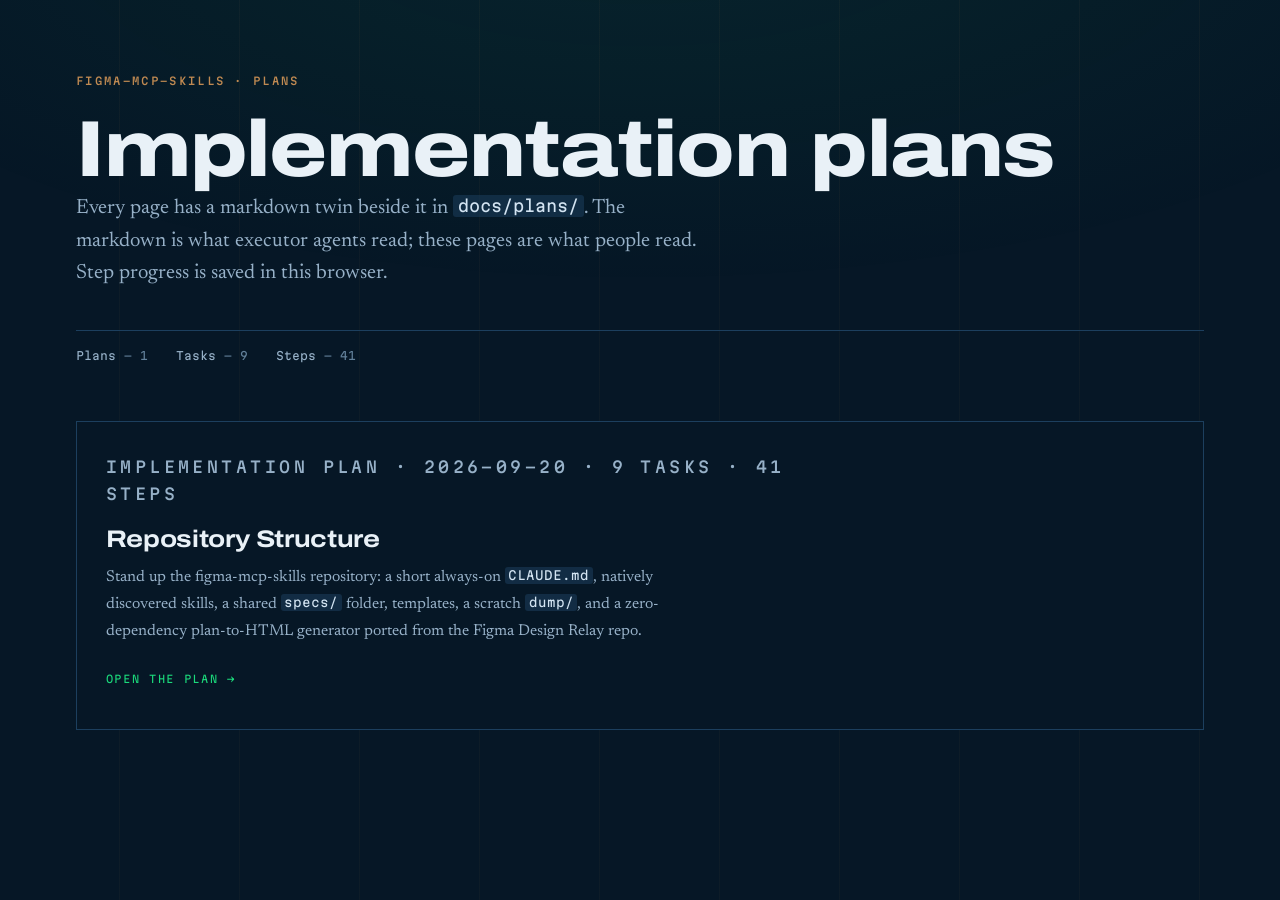
<file: docs/index.html>
<!doctype html>
<html lang="en">
  <head>
    <meta charset="utf-8" />
    <meta name="viewport" content="width=device-width, initial-scale=1" />
    <title>figma-mcp-skills — plans</title>
    <meta name="description" content="Implementation plans for the figma-mcp-skills repository." />
    <link rel="stylesheet" href="assets/doc.css" />
  </head>
  <body data-doc="index">
    <a class="skip" href="#main">Skip to the plans</a>

    <div class="shell">
      <header class="masthead">
        <p class="eyebrow">figma-mcp-skills · Plans</p>
        <h1>Implementation plans</h1>
        <p class="standfirst">
          Every page has a markdown twin beside it in <code>docs/plans/</code>. The markdown is what
          executor agents read; these pages are what people read. Step progress is saved in this
          browser.
        </p>

        <dl class="masthead__meta">
          <div><b>Plans</b> — 1</div>
          <div><b>Tasks</b> — 9</div>
          <div><b>Steps</b> — 41</div>
        </dl>
      </header>

      <main id="main">
        <div class="cards">
          <a class="card" href="plans/2026-09-20-repo-structure.html">
            <p class="eyebrow">Implementation plan · 2026-09-20 · 9 tasks · 41 steps</p>
            <h2>Repository Structure</h2>
            <p>Stand up the figma-mcp-skills repository: a short always-on <code>CLAUDE.md</code>, natively discovered skills, a shared <code>specs/</code> folder, templates, a scratch <code>dump/</code>, and a zero-dependency plan-to-HTML generator ported from the Figma Design Relay repo.</p>
            <span class="card__more">Open the plan →</span>
          </a>
        </div>
      </main>
    </div>
  </body>
</html>
</file>
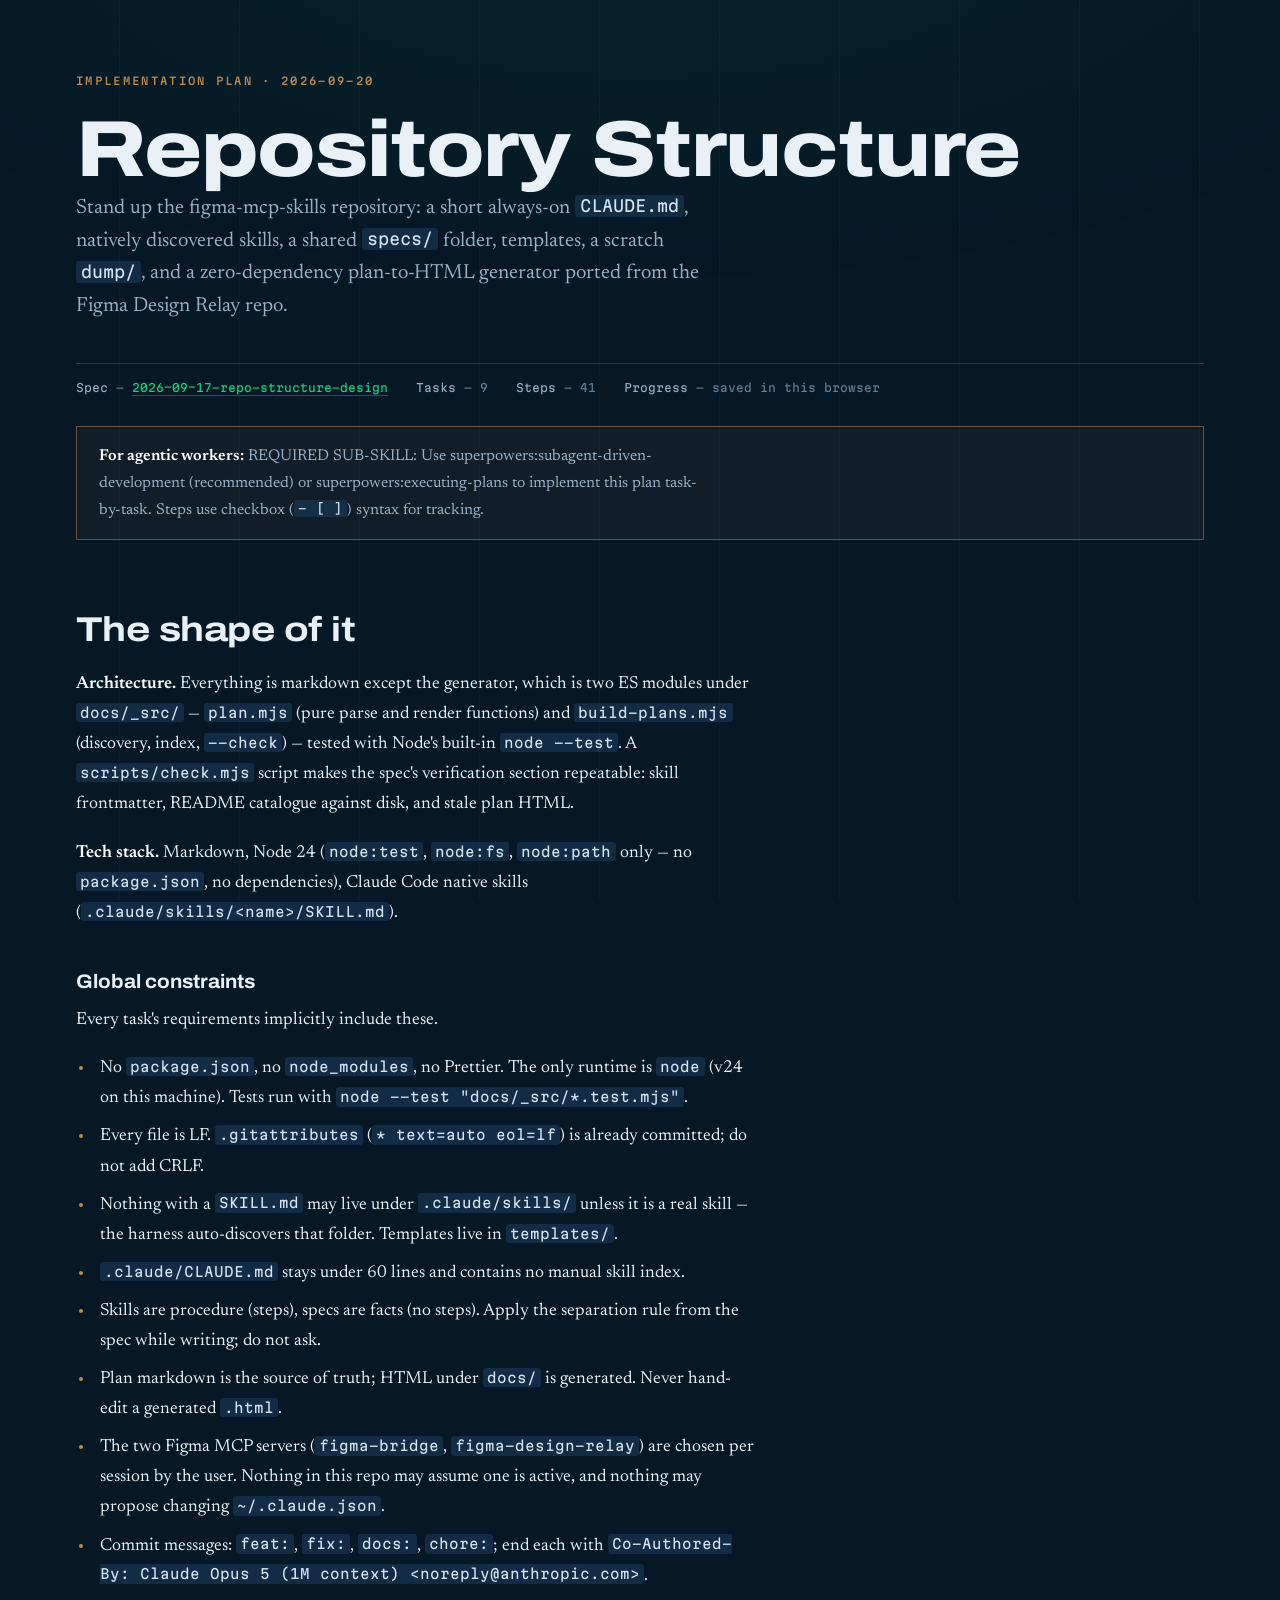
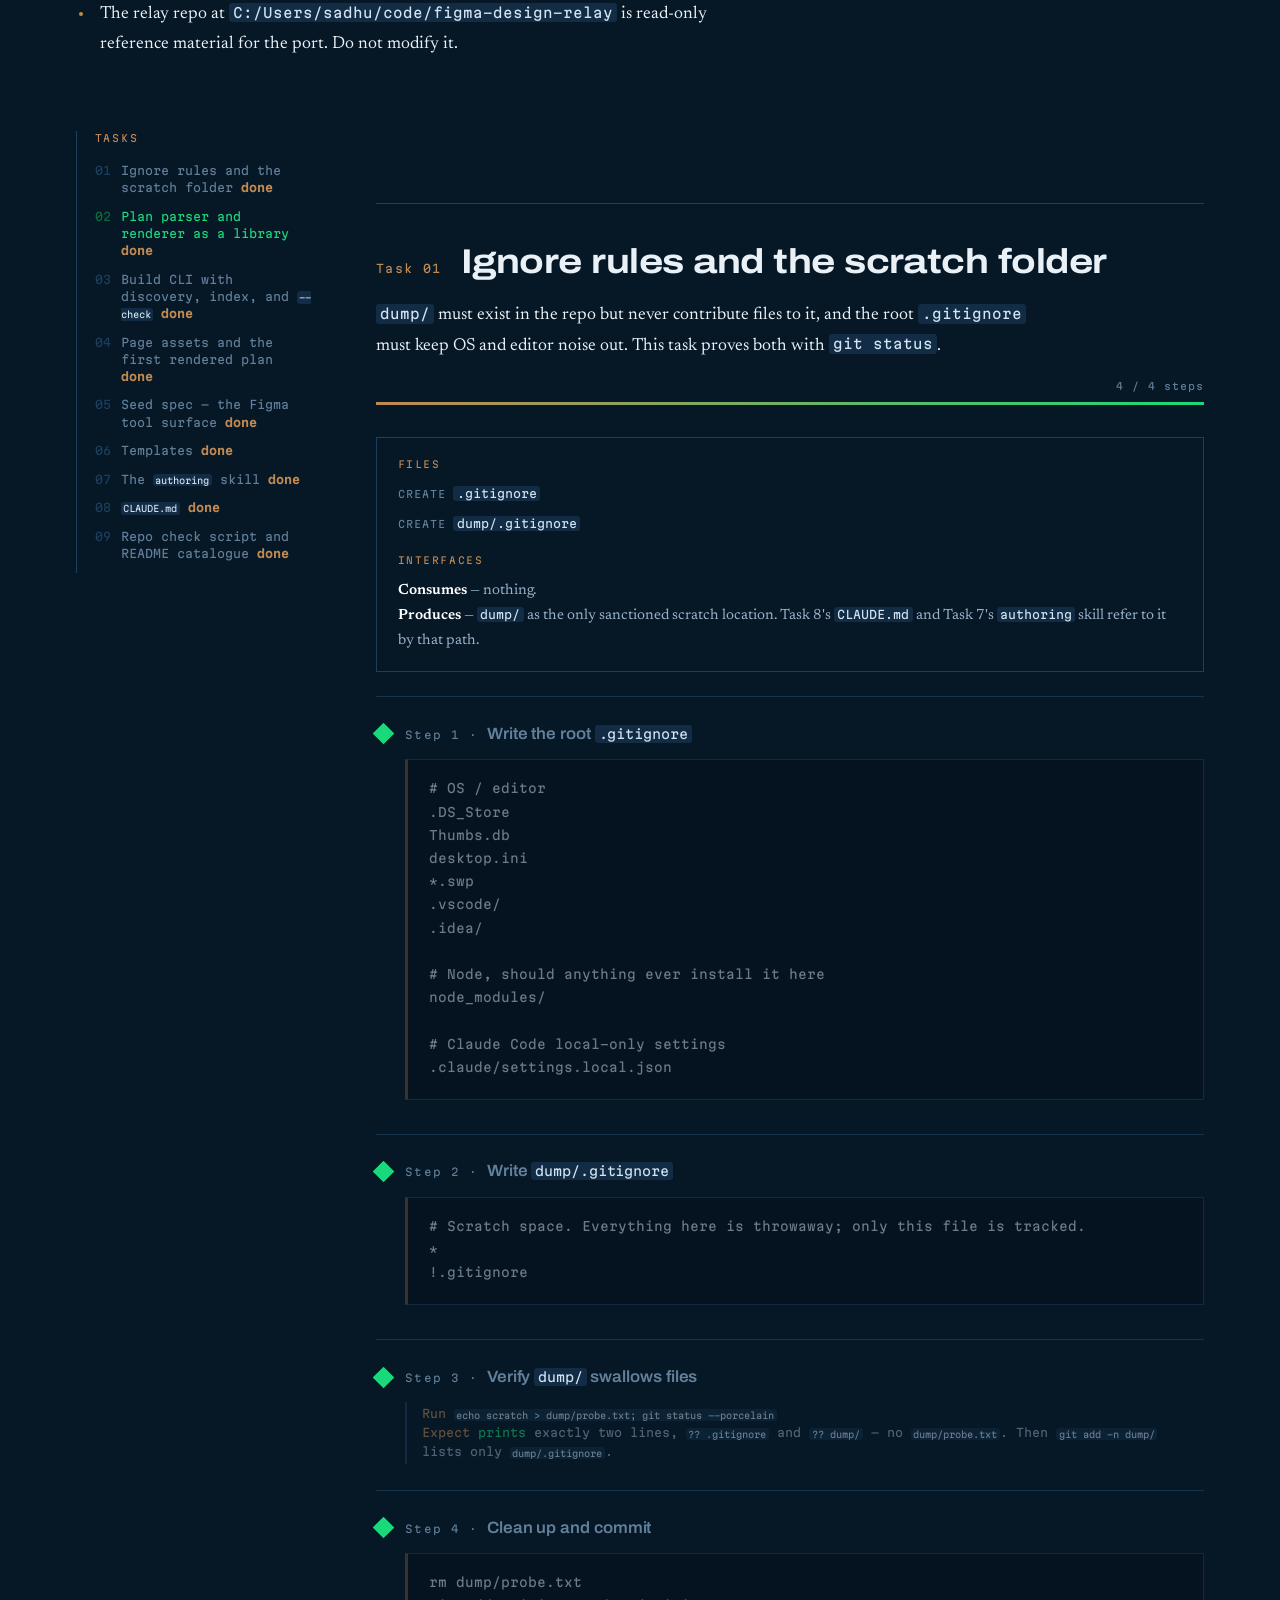
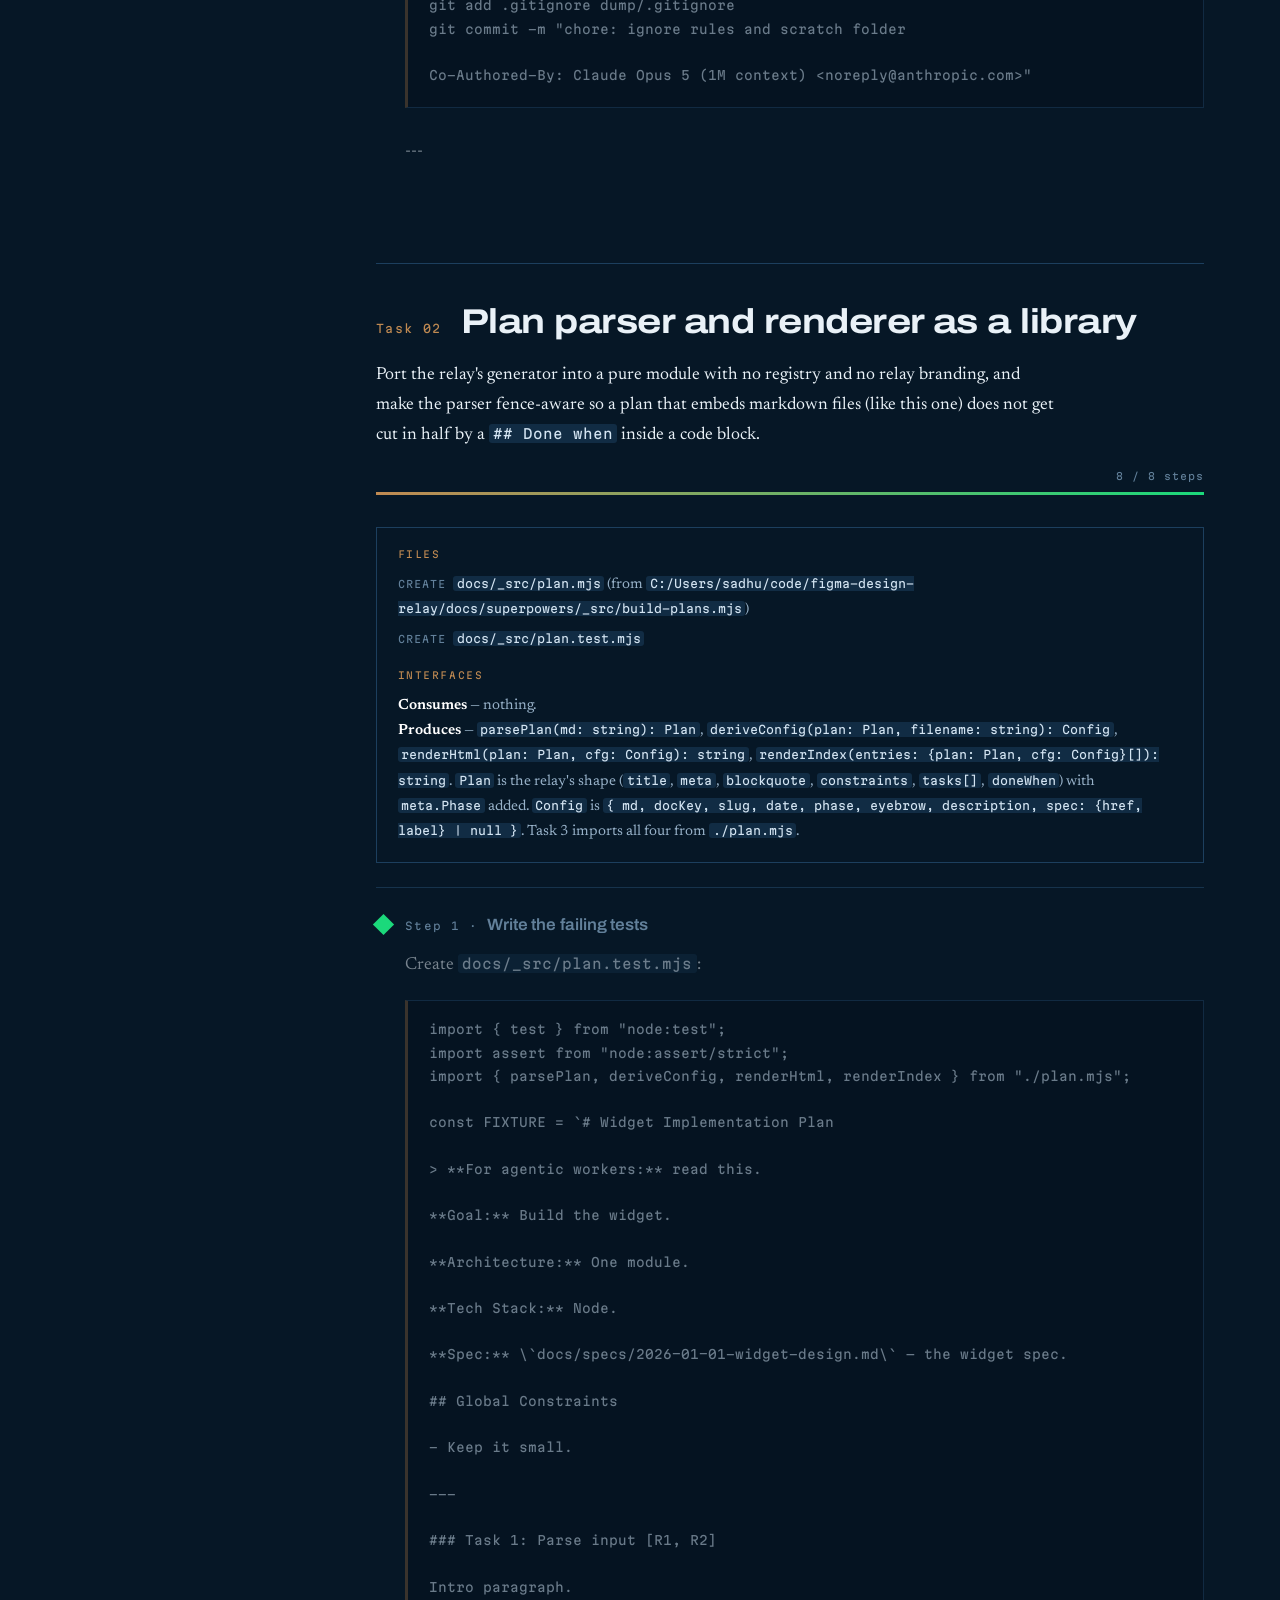
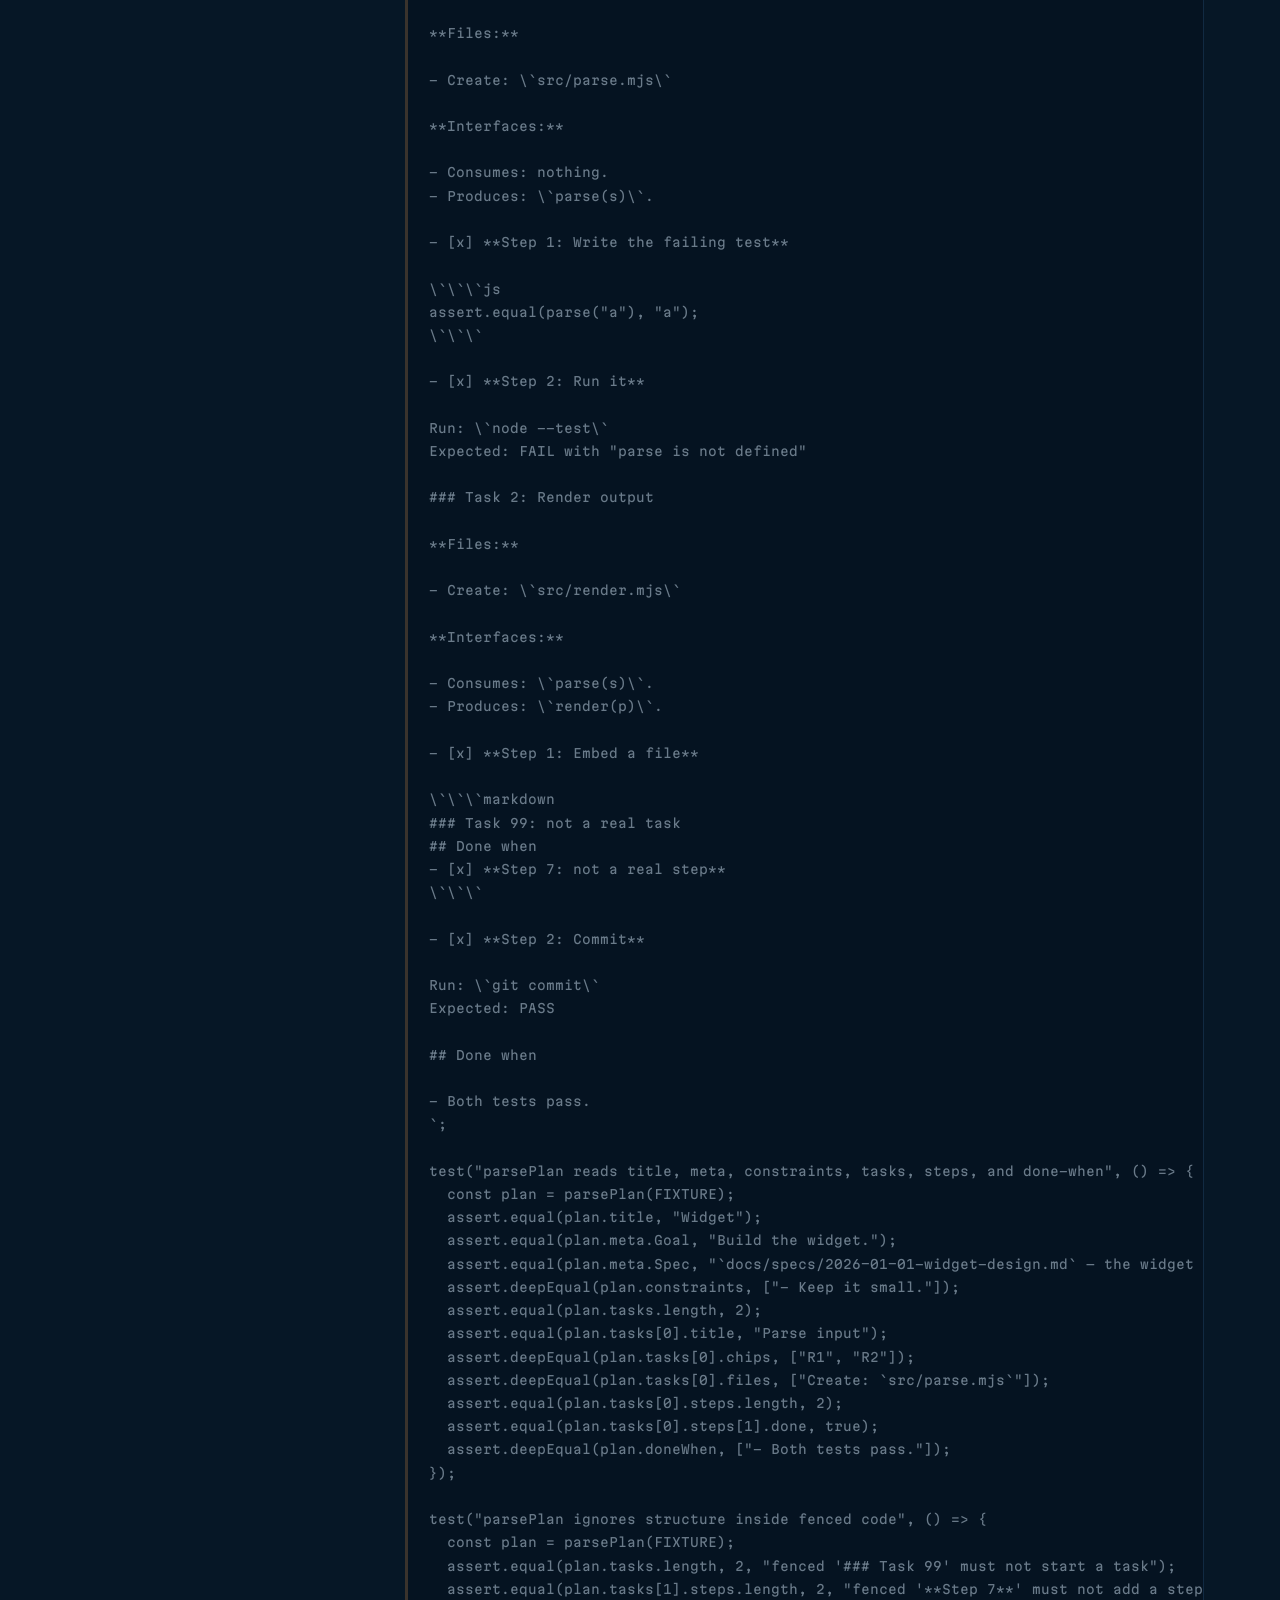
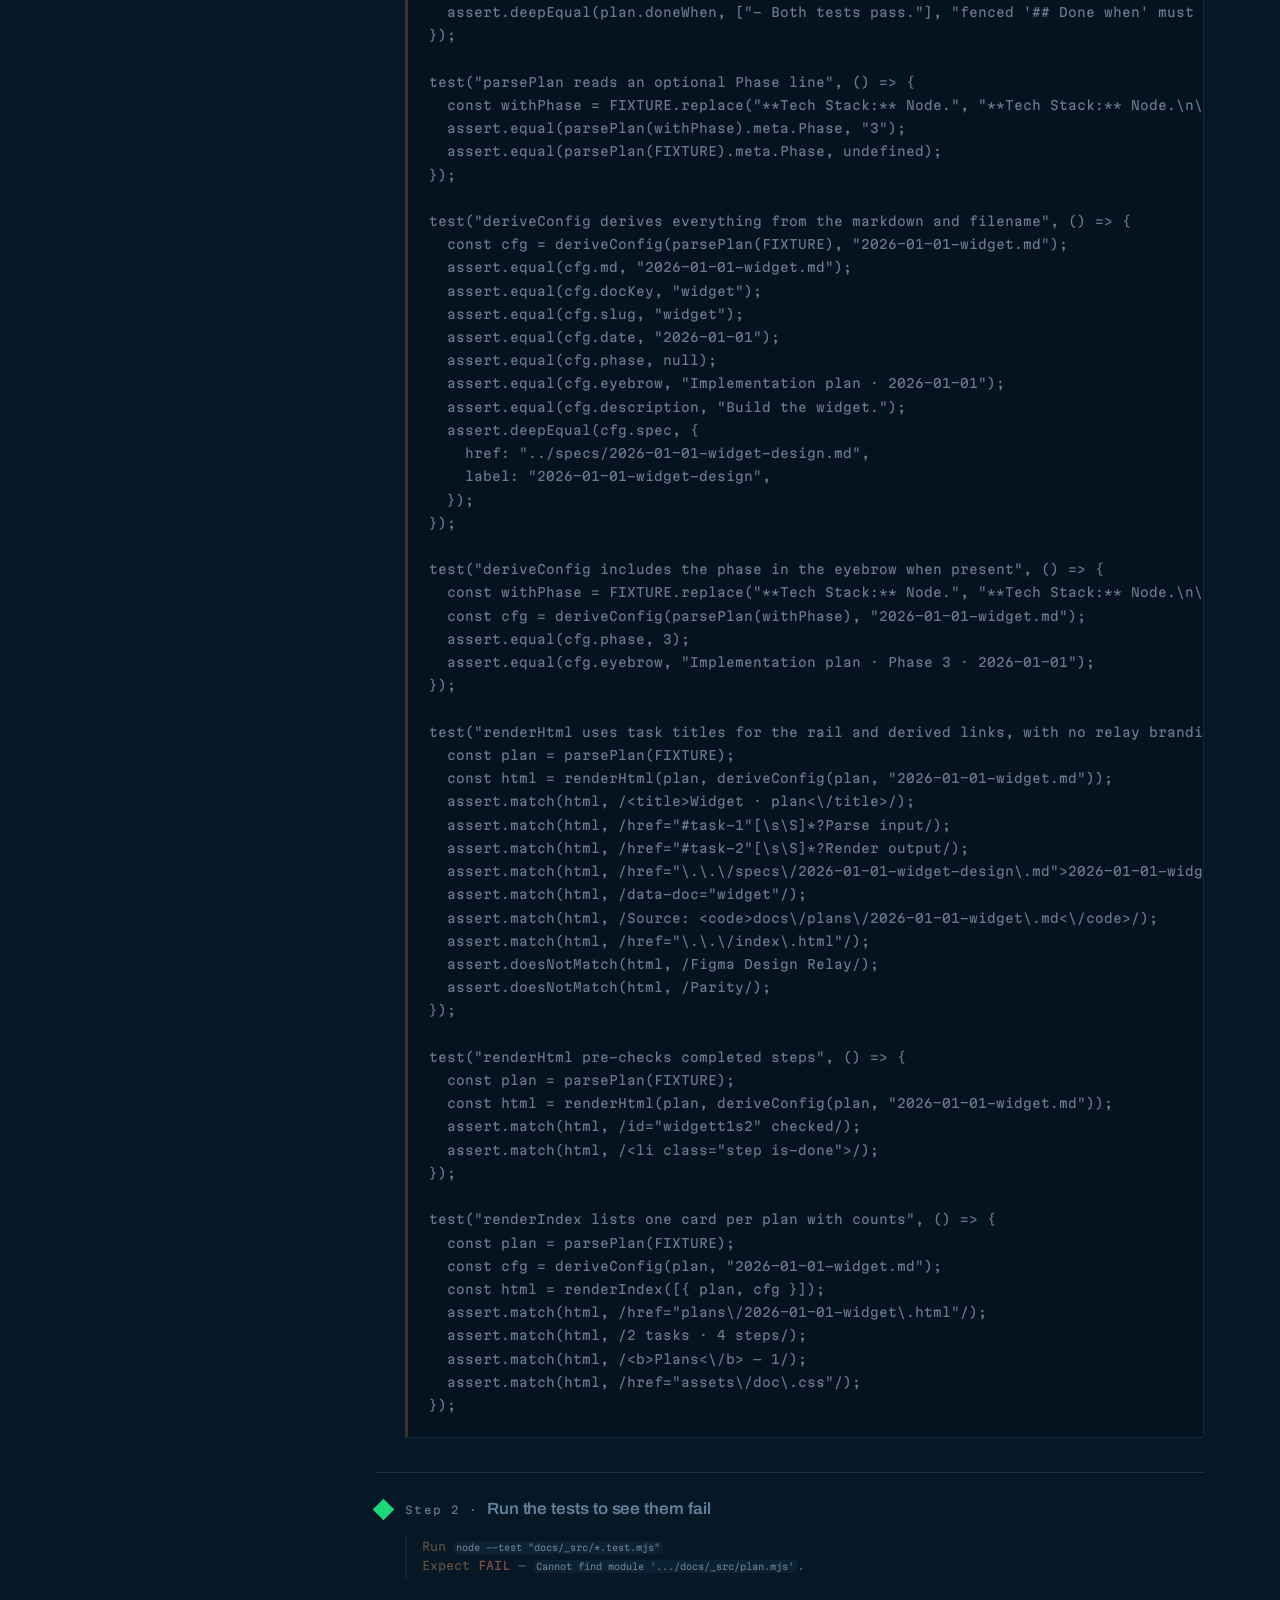
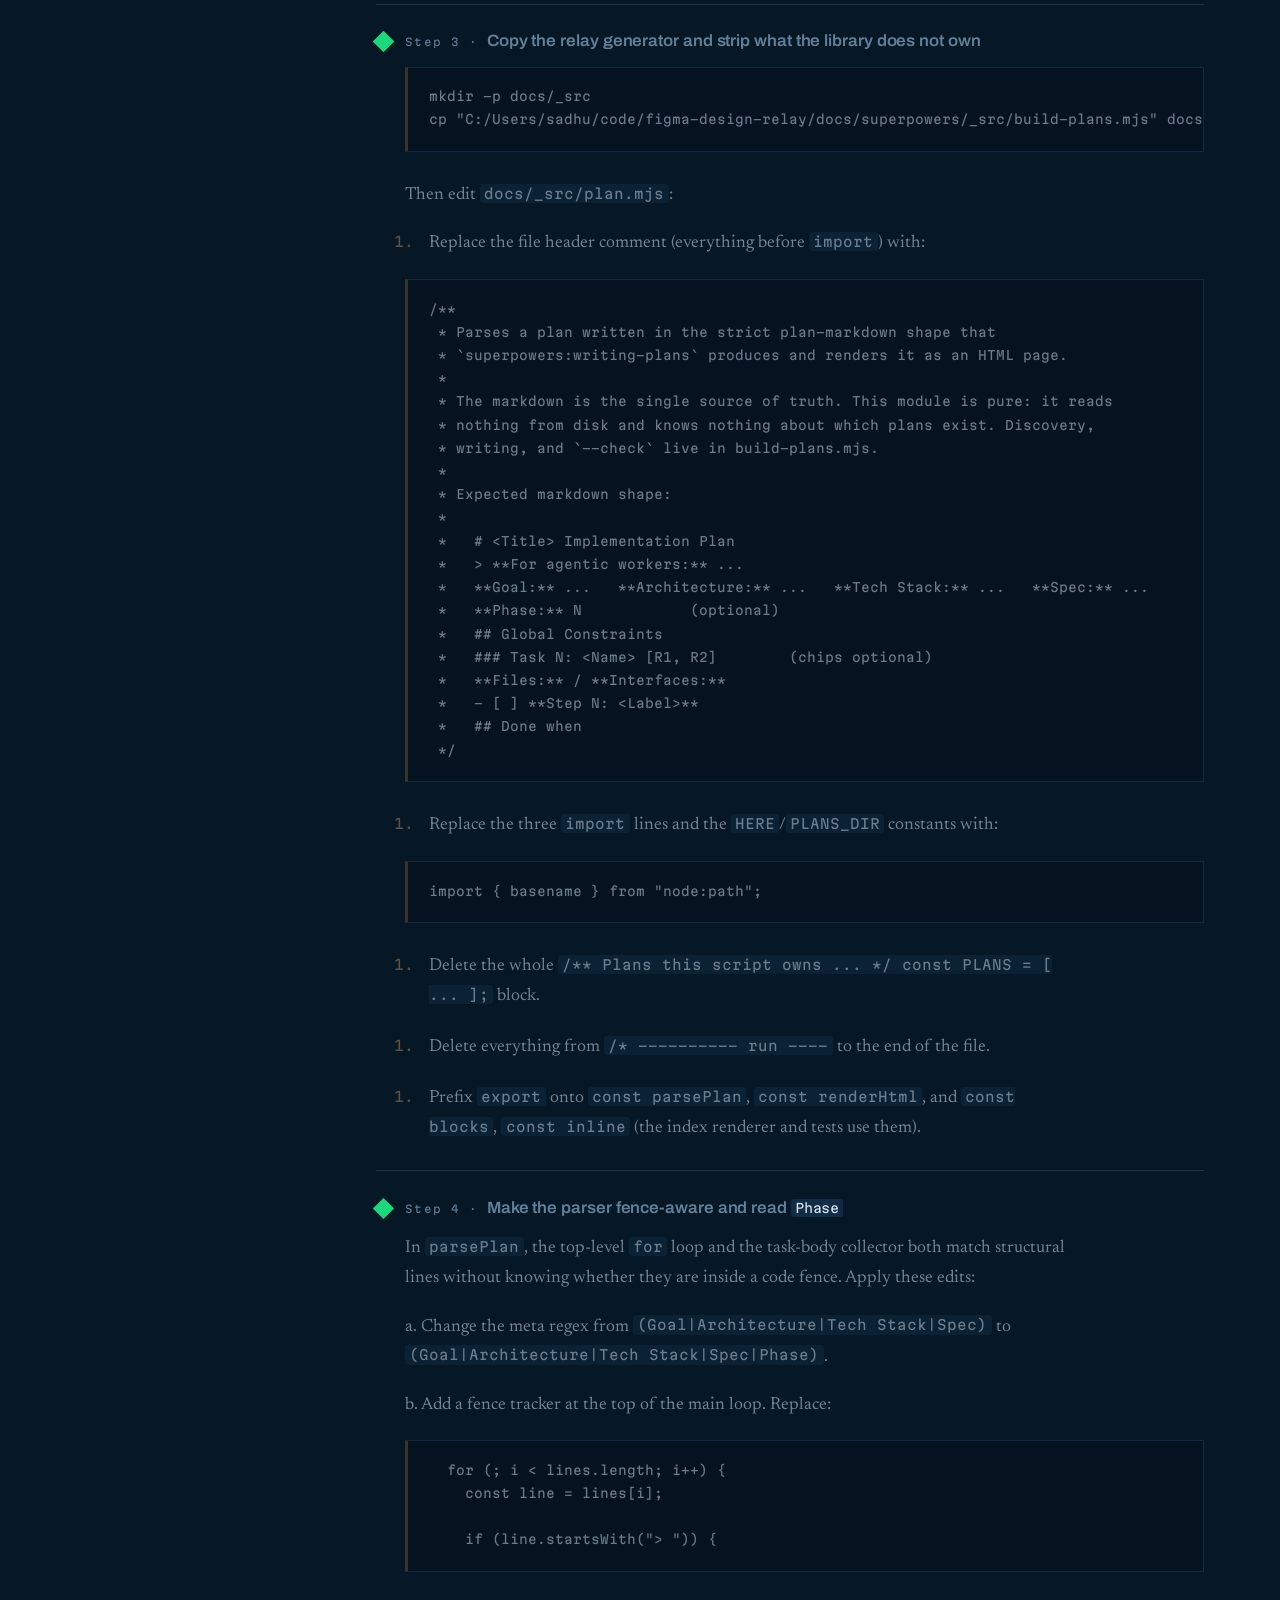
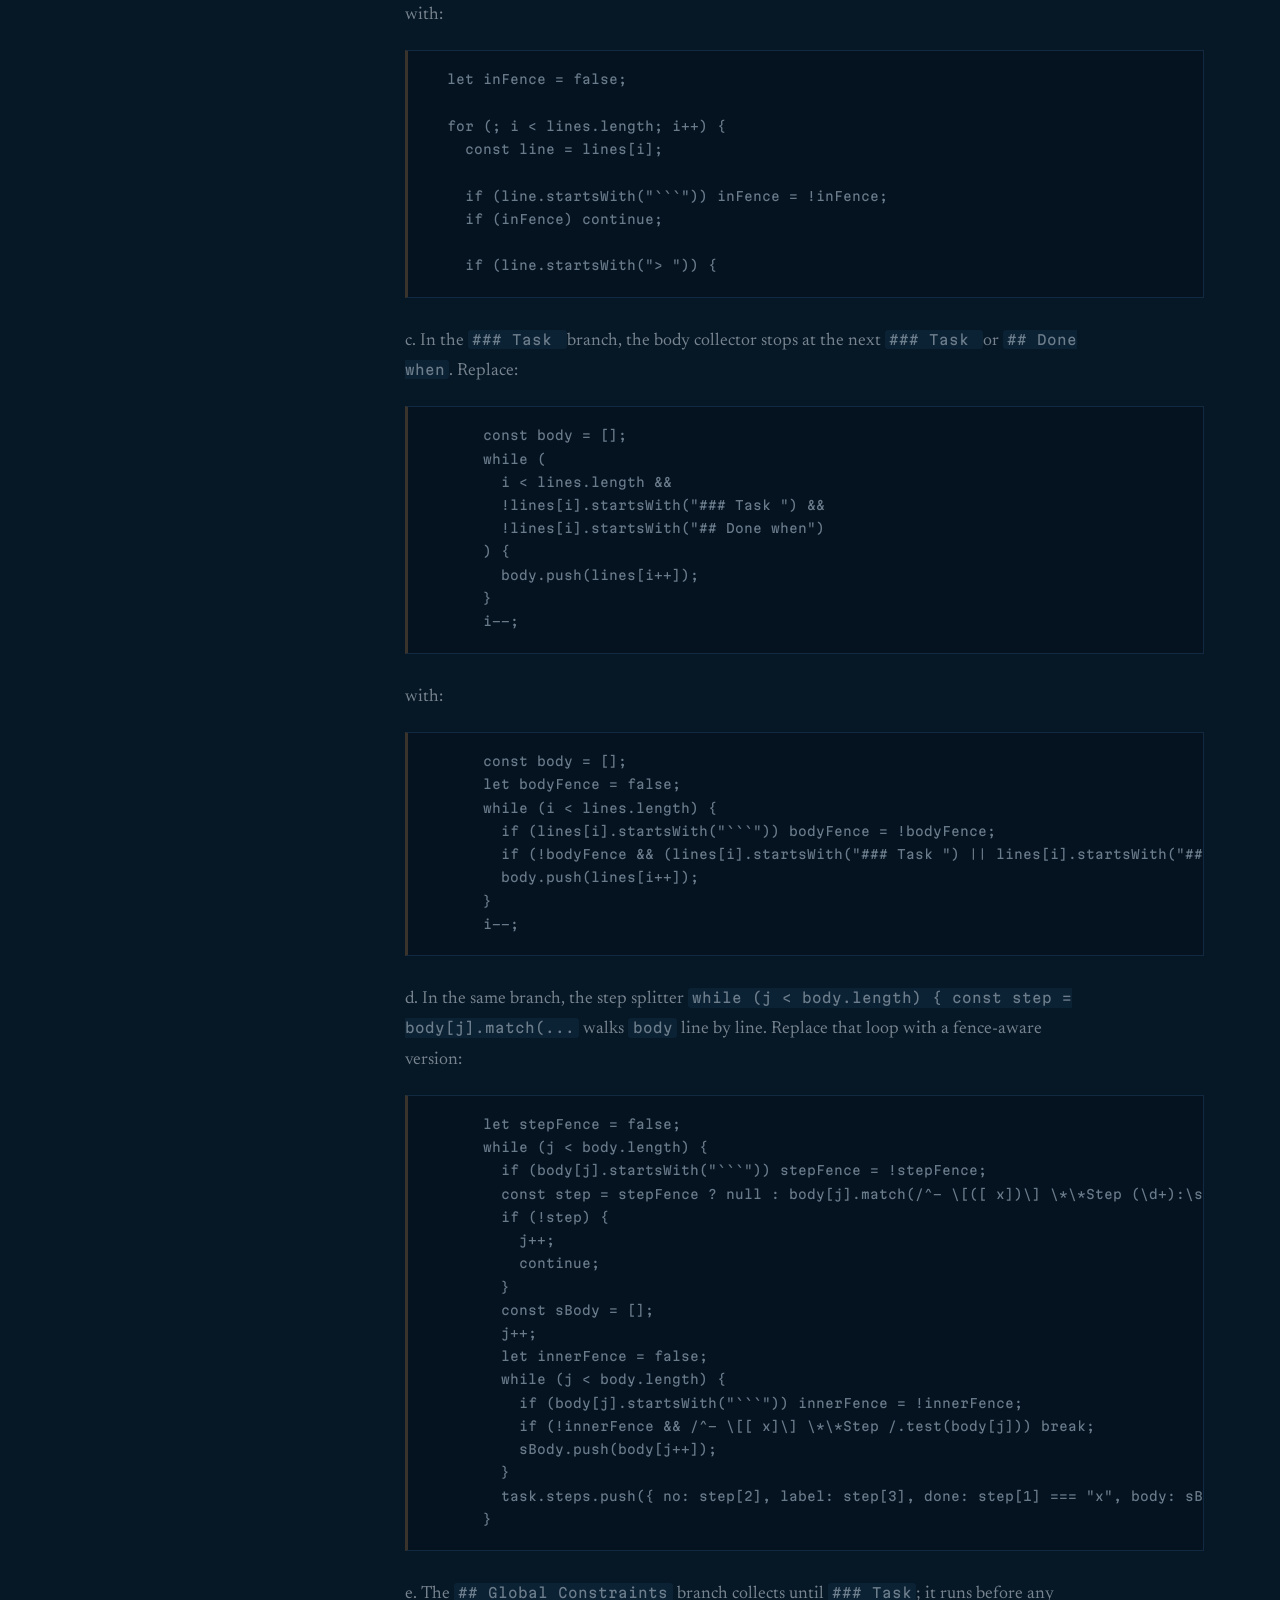
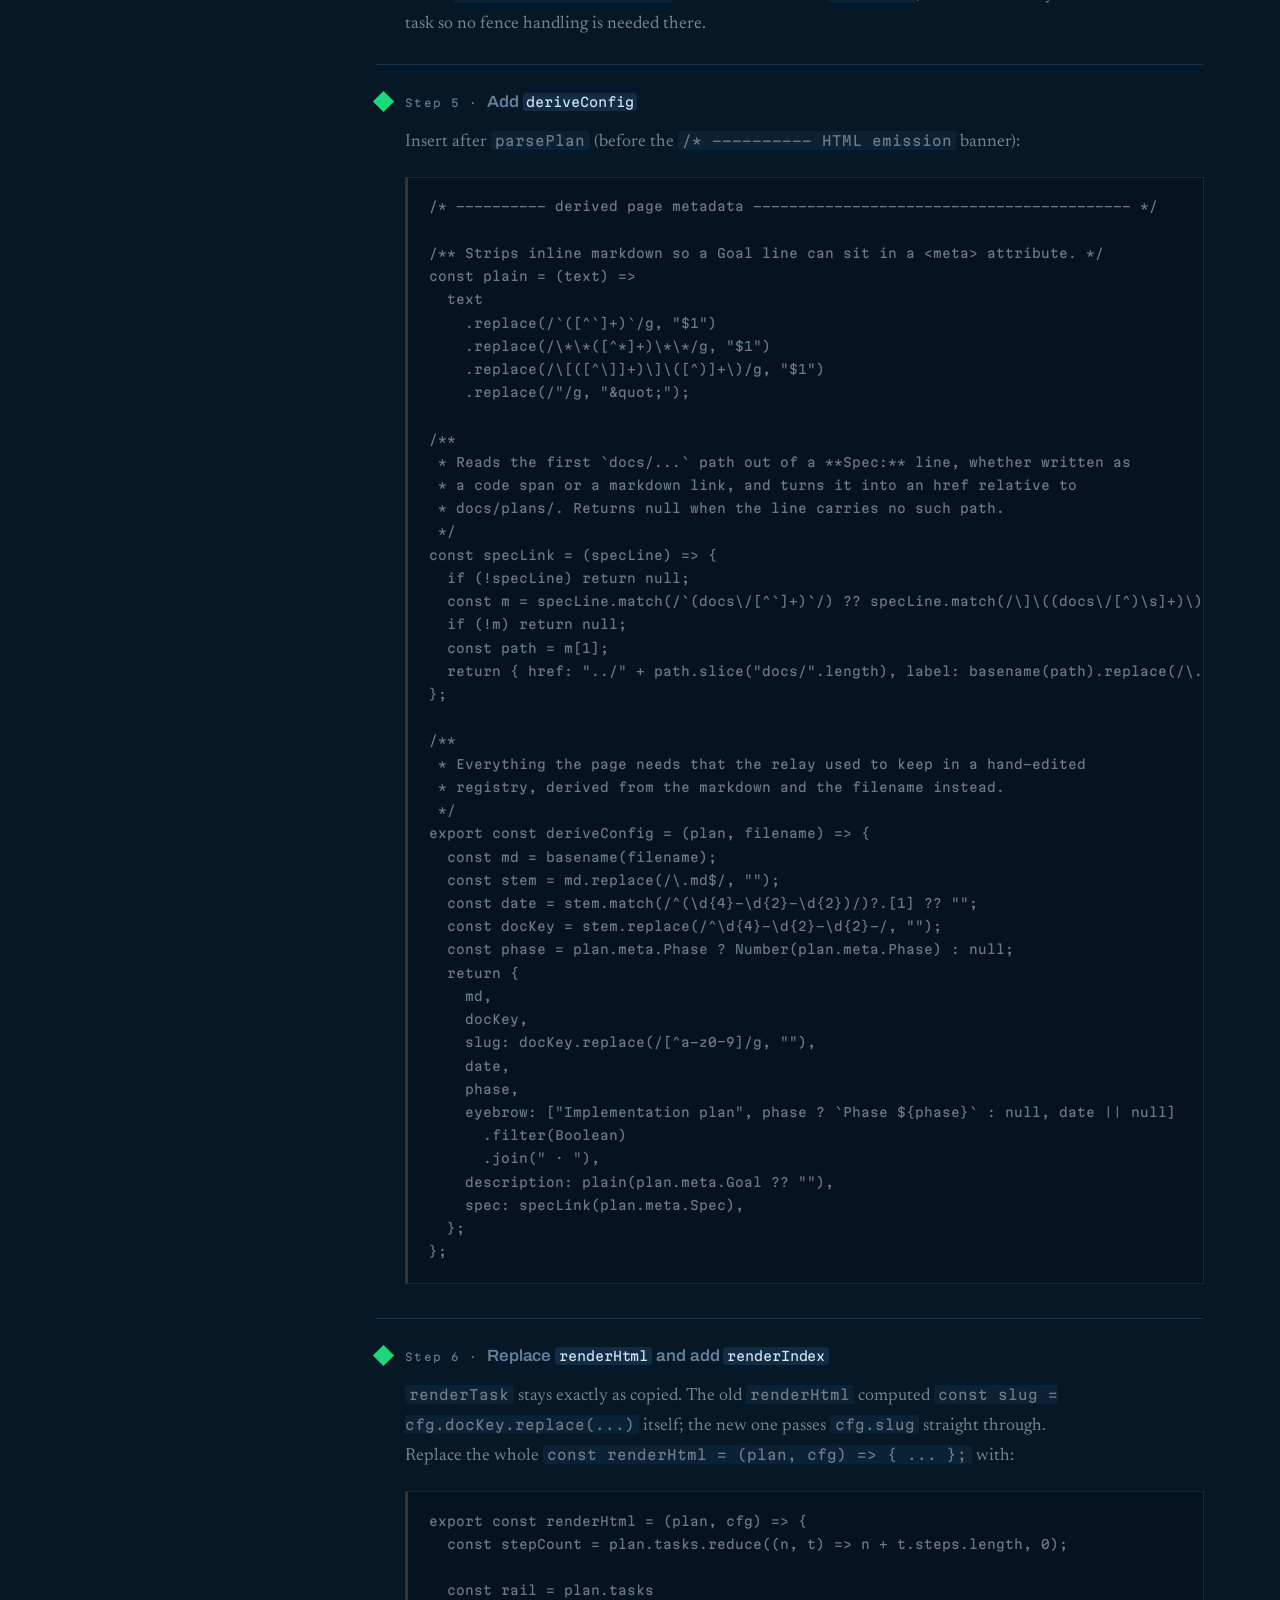
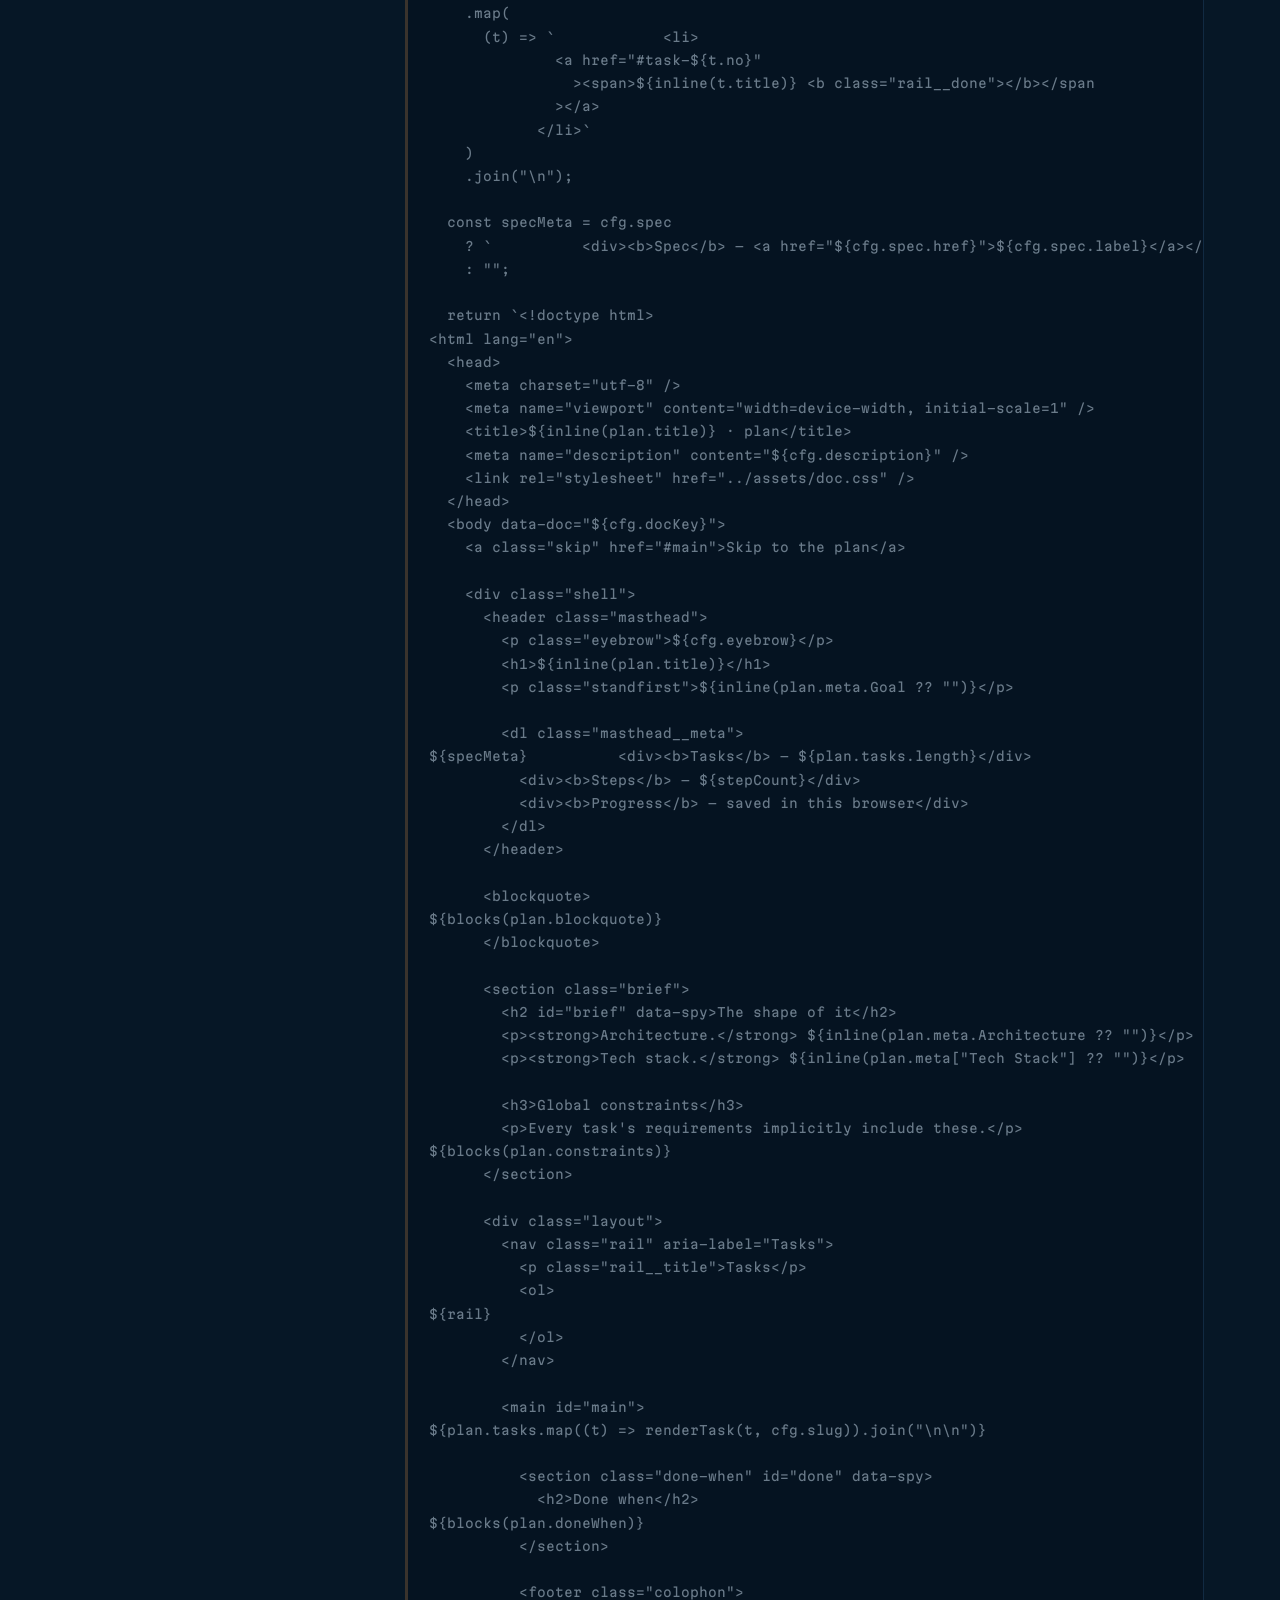
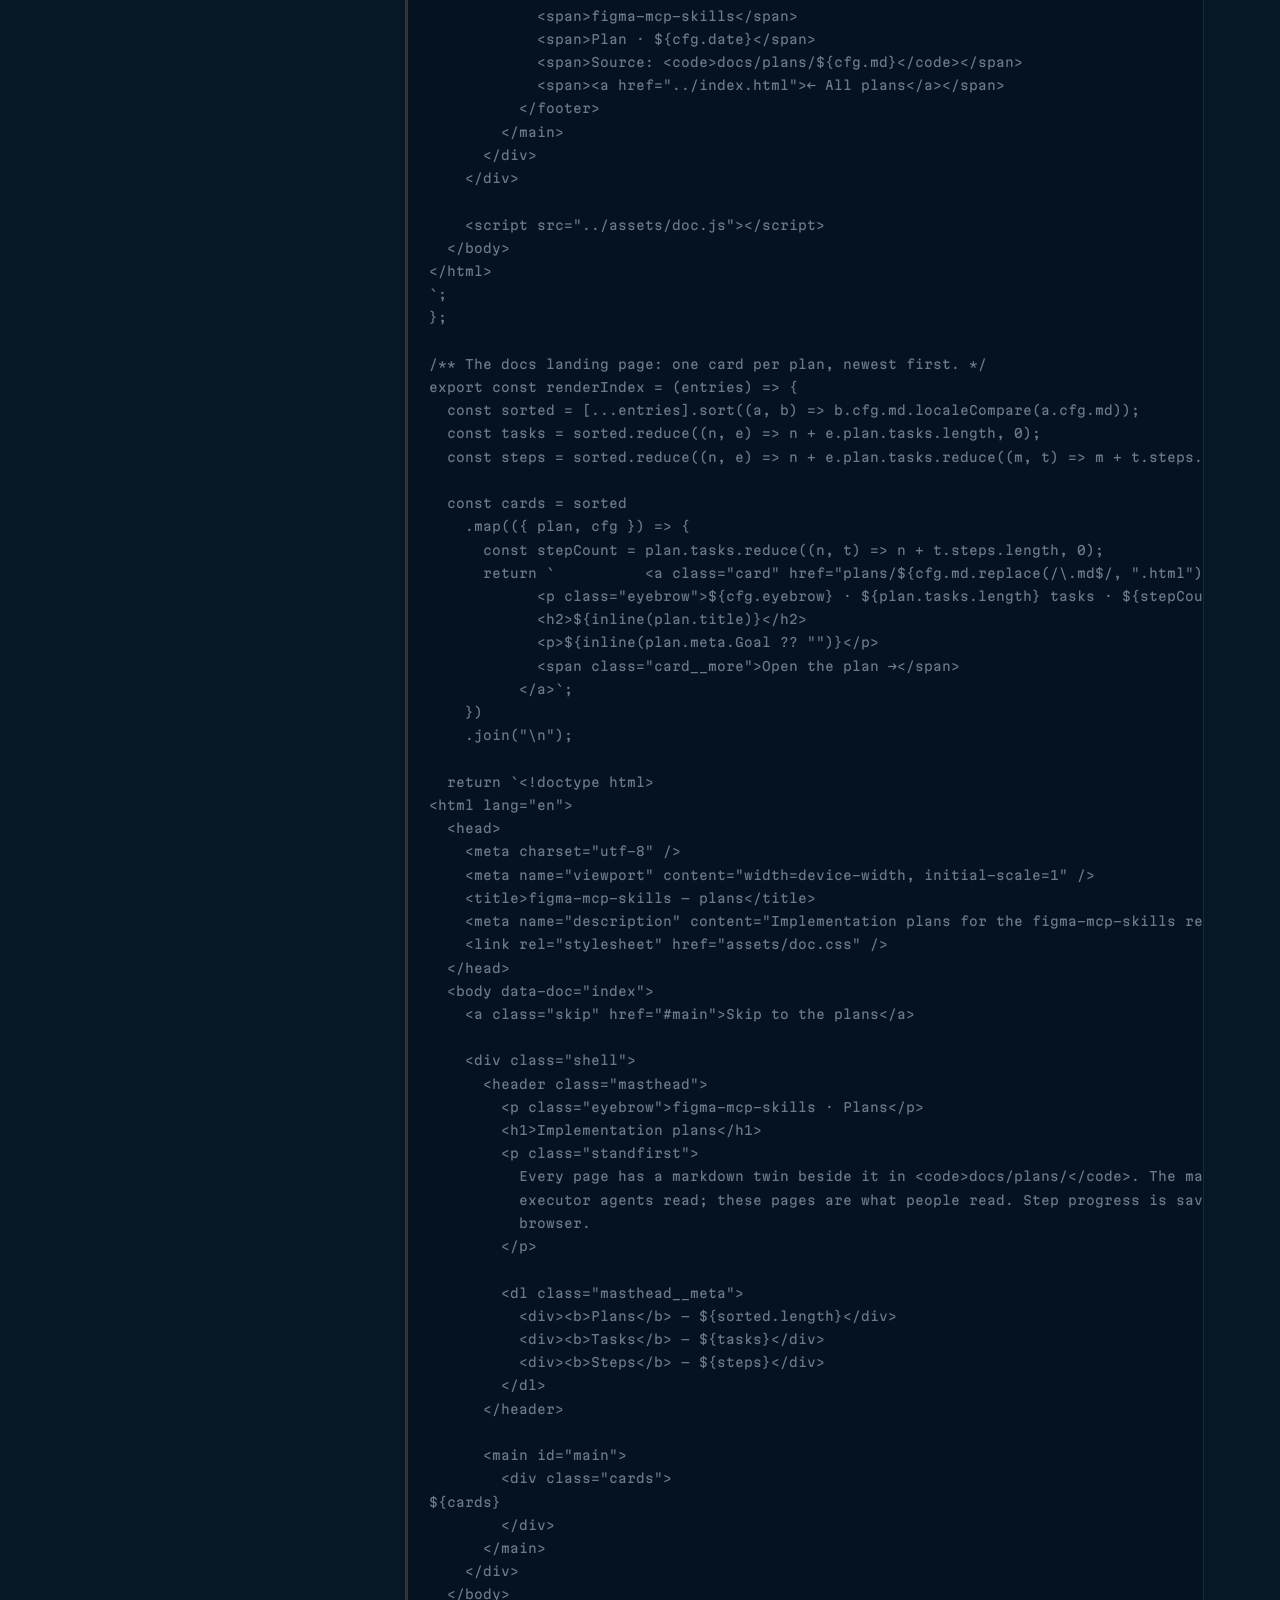
<file: docs/plans/2026-09-20-repo-structure.html>
<!doctype html>
<html lang="en">
  <head>
    <meta charset="utf-8" />
    <meta name="viewport" content="width=device-width, initial-scale=1" />
    <title>Repository Structure · plan</title>
    <meta name="description" content="Stand up the figma-mcp-skills repository: a short always-on CLAUDE.md, natively discovered skills, a shared specs/ folder, templates, a scratch dump/, and a zero-dependency plan-to-HTML generator ported from the Figma Design Relay repo." />
    <link rel="stylesheet" href="../assets/doc.css" />
  </head>
  <body data-doc="repo-structure">
    <a class="skip" href="#main">Skip to the plan</a>

    <div class="shell">
      <header class="masthead">
        <p class="eyebrow">Implementation plan · 2026-09-20</p>
        <h1>Repository Structure</h1>
        <p class="standfirst">Stand up the figma-mcp-skills repository: a short always-on <code>CLAUDE.md</code>, natively discovered skills, a shared <code>specs/</code> folder, templates, a scratch <code>dump/</code>, and a zero-dependency plan-to-HTML generator ported from the Figma Design Relay repo.</p>

        <dl class="masthead__meta">
          <div><b>Spec</b> — <a href="../specs/2026-09-17-repo-structure-design.md">2026-09-17-repo-structure-design</a></div>
          <div><b>Tasks</b> — 9</div>
          <div><b>Steps</b> — 41</div>
          <div><b>Progress</b> — saved in this browser</div>
        </dl>
      </header>

      <blockquote>
<p><strong>For agentic workers:</strong> REQUIRED SUB-SKILL: Use superpowers:subagent-driven-development (recommended) or superpowers:executing-plans to implement this plan task-by-task. Steps use checkbox (<code>- [ ]</code>) syntax for tracking.</p>
      </blockquote>

      <section class="brief">
        <h2 id="brief" data-spy>The shape of it</h2>
        <p><strong>Architecture.</strong> Everything is markdown except the generator, which is two ES modules under <code>docs/_src/</code> — <code>plan.mjs</code> (pure parse and render functions) and <code>build-plans.mjs</code> (discovery, index, <code>--check</code>) — tested with Node's built-in <code>node --test</code>. A <code>scripts/check.mjs</code> script makes the spec's verification section repeatable: skill frontmatter, README catalogue against disk, and stale plan HTML.</p>
        <p><strong>Tech stack.</strong> Markdown, Node 24 (<code>node:test</code>, <code>node:fs</code>, <code>node:path</code> only — no <code>package.json</code>, no dependencies), Claude Code native skills (<code>.claude/skills/&lt;name&gt;/SKILL.md</code>).</p>

        <h3>Global constraints</h3>
        <p>Every task's requirements implicitly include these.</p>
<ul class="plain">
  <li>No <code>package.json</code>, no <code>node_modules</code>, no Prettier. The only runtime is <code>node</code> (v24 on this machine). Tests run with <code>node --test "docs/_src/*.test.mjs"</code>.</li>
  <li>Every file is LF. <code>.gitattributes</code> (<code>* text=auto eol=lf</code>) is already committed; do not add CRLF.</li>
  <li>Nothing with a <code>SKILL.md</code> may live under <code>.claude/skills/</code> unless it is a real skill — the harness auto-discovers that folder. Templates live in <code>templates/</code>.</li>
  <li><code>.claude/CLAUDE.md</code> stays under 60 lines and contains no manual skill index.</li>
  <li>Skills are procedure (steps), specs are facts (no steps). Apply the separation rule from the spec while writing; do not ask.</li>
  <li>Plan markdown is the source of truth; HTML under <code>docs/</code> is generated. Never hand-edit a generated <code>.html</code>.</li>
  <li>The two Figma MCP servers (<code>figma-bridge</code>, <code>figma-design-relay</code>) are chosen per session by the user. Nothing in this repo may assume one is active, and nothing may propose changing <code>~/.claude.json</code>.</li>
  <li>Commit messages: <code>feat:</code>, <code>fix:</code>, <code>docs:</code>, <code>chore:</code>; end each with <code>Co-Authored-By: Claude Opus 5 (1M context) &lt;noreply@anthropic.com&gt;</code>.</li>
  <li>The relay repo at <code>C:/Users/sadhu/code/figma-design-relay</code> is read-only reference material for the port. Do not modify it.</li>
</ul>
      </section>

      <div class="layout">
        <nav class="rail" aria-label="Tasks">
          <p class="rail__title">Tasks</p>
          <ol>
            <li>
              <a href="#task-1"
                ><span>Ignore rules and the scratch folder <b class="rail__done"></b></span
              ></a>
            </li>
            <li>
              <a href="#task-2"
                ><span>Plan parser and renderer as a library <b class="rail__done"></b></span
              ></a>
            </li>
            <li>
              <a href="#task-3"
                ><span>Build CLI with discovery, index, and <code>--check</code> <b class="rail__done"></b></span
              ></a>
            </li>
            <li>
              <a href="#task-4"
                ><span>Page assets and the first rendered plan <b class="rail__done"></b></span
              ></a>
            </li>
            <li>
              <a href="#task-5"
                ><span>Seed spec — the Figma tool surface <b class="rail__done"></b></span
              ></a>
            </li>
            <li>
              <a href="#task-6"
                ><span>Templates <b class="rail__done"></b></span
              ></a>
            </li>
            <li>
              <a href="#task-7"
                ><span>The <code>authoring</code> skill <b class="rail__done"></b></span
              ></a>
            </li>
            <li>
              <a href="#task-8"
                ><span><code>CLAUDE.md</code> <b class="rail__done"></b></span
              ></a>
            </li>
            <li>
              <a href="#task-9"
                ><span>Repo check script and README catalogue <b class="rail__done"></b></span
              ></a>
            </li>
          </ol>
        </nav>

        <main id="main">
          <article class="task" id="task-1" data-spy>
            <div class="task__head">
              <span class="task__no">Task 01</span>
              <h2>Ignore rules and the scratch folder</h2>
              
            </div>
<p><code>dump/</code> must exist in the repo but never contribute files to it, and the root <code>.gitignore</code> must keep OS and editor noise out. This task proves both with <code>git status</code>.</p>

            <div class="tension">
              <span class="tension__count"></span><span class="tension__fill"></span>
            </div>

            <dl class="files">
              <dt>Files</dt>
              <dd>
                <ul>
                <li><span class="verb">Create</span><code>.gitignore</code></li>
                <li><span class="verb">Create</span><code>dump/.gitignore</code></li>
                </ul>
              </dd>
              <dt>Interfaces</dt>
              <dd>
                <strong>Consumes</strong> — nothing.<br />
                <strong>Produces</strong> — <code>dump/</code> as the only sanctioned scratch location. Task 8's <code>CLAUDE.md</code> and Task 7's <code>authoring</code> skill refer to it by that path.
              </dd>
            </dl>

            <ol class="steps">
              <li class="step is-done">
                <div class="step__top">
                  <input type="checkbox" id="repostructuret1s1" checked />
                  <label class="step__label" for="repostructuret1s1">Write the root <code>.gitignore</code></label>
                </div>
                <div class="step__body">
<pre><code># OS / editor
.DS_Store
Thumbs.db
desktop.ini
*.swp
.vscode/
.idea/

# Node, should anything ever install it here
node_modules/

# Claude Code local-only settings
.claude/settings.local.json</code></pre>
                </div>
              </li>

              <li class="step is-done">
                <div class="step__top">
                  <input type="checkbox" id="repostructuret1s2" checked />
                  <label class="step__label" for="repostructuret1s2">Write <code>dump/.gitignore</code></label>
                </div>
                <div class="step__body">
<pre><code># Scratch space. Everything here is throwaway; only this file is tracked.
*
!.gitignore</code></pre>
                </div>
              </li>

              <li class="step is-done">
                <div class="step__top">
                  <input type="checkbox" id="repostructuret1s3" checked />
                  <label class="step__label" for="repostructuret1s3">Verify <code>dump/</code> swallows files</label>
                </div>
                <div class="step__body">
<p class="expect">
  <b>Run</b> <code>echo scratch &gt; dump/probe.txt; git status --porcelain</code><br />
  <b>Expect</b> <span class="pass">prints</span> exactly two lines, <code>?? .gitignore</code> and <code>?? dump/</code> — no <code>dump/probe.txt</code>. Then <code>git add -n dump/</code> lists only <code>dump/.gitignore</code>.
</p>
                </div>
              </li>

              <li class="step is-done">
                <div class="step__top">
                  <input type="checkbox" id="repostructuret1s4" checked />
                  <label class="step__label" for="repostructuret1s4">Clean up and commit</label>
                </div>
                <div class="step__body">
<pre><code>rm dump/probe.txt
git add .gitignore dump/.gitignore
git commit -m "chore: ignore rules and scratch folder

Co-Authored-By: Claude Opus 5 (1M context) &lt;noreply@anthropic.com&gt;"</code></pre>
<p>---</p>
                </div>
              </li>
            </ol>
          </article>

          <article class="task" id="task-2" data-spy>
            <div class="task__head">
              <span class="task__no">Task 02</span>
              <h2>Plan parser and renderer as a library</h2>
              
            </div>
<p>Port the relay's generator into a pure module with no registry and no relay branding, and make the parser fence-aware so a plan that embeds markdown files (like this one) does not get cut in half by a <code>## Done when</code> inside a code block.</p>

            <div class="tension">
              <span class="tension__count"></span><span class="tension__fill"></span>
            </div>

            <dl class="files">
              <dt>Files</dt>
              <dd>
                <ul>
                <li><span class="verb">Create</span><code>docs/_src/plan.mjs</code> (from <code>C:/Users/sadhu/code/figma-design-relay/docs/superpowers/_src/build-plans.mjs</code>)</li>
                <li><span class="verb">Create</span><code>docs/_src/plan.test.mjs</code></li>
                </ul>
              </dd>
              <dt>Interfaces</dt>
              <dd>
                <strong>Consumes</strong> — nothing.<br />
                <strong>Produces</strong> — <code>parsePlan(md: string): Plan</code>, <code>deriveConfig(plan: Plan, filename: string): Config</code>, <code>renderHtml(plan: Plan, cfg: Config): string</code>, <code>renderIndex(entries: {plan: Plan, cfg: Config}[]): string</code>. <code>Plan</code> is the relay's shape (<code>title</code>, <code>meta</code>, <code>blockquote</code>, <code>constraints</code>, <code>tasks[]</code>, <code>doneWhen</code>) with <code>meta.Phase</code> added. <code>Config</code> is <code>{ md, docKey, slug, date, phase, eyebrow, description, spec: {href, label} | null }</code>. Task 3 imports all four from <code>./plan.mjs</code>.
              </dd>
            </dl>

            <ol class="steps">
              <li class="step is-done">
                <div class="step__top">
                  <input type="checkbox" id="repostructuret2s1" checked />
                  <label class="step__label" for="repostructuret2s1">Write the failing tests</label>
                </div>
                <div class="step__body">
<p>Create <code>docs/_src/plan.test.mjs</code>:</p>
<pre><code>import { test } from "node:test";
import assert from "node:assert/strict";
import { parsePlan, deriveConfig, renderHtml, renderIndex } from "./plan.mjs";

const FIXTURE = `# Widget Implementation Plan

&gt; **For agentic workers:** read this.

**Goal:** Build the widget.

**Architecture:** One module.

**Tech Stack:** Node.

**Spec:** \`docs/specs/2026-01-01-widget-design.md\` — the widget spec.

## Global Constraints

- Keep it small.

---

### Task 1: Parse input [R1, R2]

Intro paragraph.

**Files:**

- Create: \`src/parse.mjs\`

**Interfaces:**

- Consumes: nothing.
- Produces: \`parse(s)\`.

- [x] **Step 1: Write the failing test**

\`\`\`js
assert.equal(parse("a"), "a");
\`\`\`

- [x] **Step 2: Run it**

Run: \`node --test\`
Expected: FAIL with "parse is not defined"

### Task 2: Render output

**Files:**

- Create: \`src/render.mjs\`

**Interfaces:**

- Consumes: \`parse(s)\`.
- Produces: \`render(p)\`.

- [x] **Step 1: Embed a file**

\`\`\`markdown
### Task 99: not a real task
## Done when
- [x] **Step 7: not a real step**
\`\`\`

- [x] **Step 2: Commit**

Run: \`git commit\`
Expected: PASS

## Done when

- Both tests pass.
`;

test("parsePlan reads title, meta, constraints, tasks, steps, and done-when", () =&gt; {
  const plan = parsePlan(FIXTURE);
  assert.equal(plan.title, "Widget");
  assert.equal(plan.meta.Goal, "Build the widget.");
  assert.equal(plan.meta.Spec, "`docs/specs/2026-01-01-widget-design.md` — the widget spec.");
  assert.deepEqual(plan.constraints, ["- Keep it small."]);
  assert.equal(plan.tasks.length, 2);
  assert.equal(plan.tasks[0].title, "Parse input");
  assert.deepEqual(plan.tasks[0].chips, ["R1", "R2"]);
  assert.deepEqual(plan.tasks[0].files, ["Create: `src/parse.mjs`"]);
  assert.equal(plan.tasks[0].steps.length, 2);
  assert.equal(plan.tasks[0].steps[1].done, true);
  assert.deepEqual(plan.doneWhen, ["- Both tests pass."]);
});

test("parsePlan ignores structure inside fenced code", () =&gt; {
  const plan = parsePlan(FIXTURE);
  assert.equal(plan.tasks.length, 2, "fenced '### Task 99' must not start a task");
  assert.equal(plan.tasks[1].steps.length, 2, "fenced '**Step 7**' must not add a step");
  assert.deepEqual(plan.doneWhen, ["- Both tests pass."], "fenced '## Done when' must not end the plan");
});

test("parsePlan reads an optional Phase line", () =&gt; {
  const withPhase = FIXTURE.replace("**Tech Stack:** Node.", "**Tech Stack:** Node.\n\n**Phase:** 3");
  assert.equal(parsePlan(withPhase).meta.Phase, "3");
  assert.equal(parsePlan(FIXTURE).meta.Phase, undefined);
});

test("deriveConfig derives everything from the markdown and filename", () =&gt; {
  const cfg = deriveConfig(parsePlan(FIXTURE), "2026-01-01-widget.md");
  assert.equal(cfg.md, "2026-01-01-widget.md");
  assert.equal(cfg.docKey, "widget");
  assert.equal(cfg.slug, "widget");
  assert.equal(cfg.date, "2026-01-01");
  assert.equal(cfg.phase, null);
  assert.equal(cfg.eyebrow, "Implementation plan · 2026-01-01");
  assert.equal(cfg.description, "Build the widget.");
  assert.deepEqual(cfg.spec, {
    href: "../specs/2026-01-01-widget-design.md",
    label: "2026-01-01-widget-design",
  });
});

test("deriveConfig includes the phase in the eyebrow when present", () =&gt; {
  const withPhase = FIXTURE.replace("**Tech Stack:** Node.", "**Tech Stack:** Node.\n\n**Phase:** 3");
  const cfg = deriveConfig(parsePlan(withPhase), "2026-01-01-widget.md");
  assert.equal(cfg.phase, 3);
  assert.equal(cfg.eyebrow, "Implementation plan · Phase 3 · 2026-01-01");
});

test("renderHtml uses task titles for the rail and derived links, with no relay branding", () =&gt; {
  const plan = parsePlan(FIXTURE);
  const html = renderHtml(plan, deriveConfig(plan, "2026-01-01-widget.md"));
  assert.match(html, /&lt;title&gt;Widget · plan&lt;\/title&gt;/);
  assert.match(html, /href="#task-1"[\s\S]*?Parse input/);
  assert.match(html, /href="#task-2"[\s\S]*?Render output/);
  assert.match(html, /href="\.\.\/specs\/2026-01-01-widget-design\.md"&gt;2026-01-01-widget-design&lt;\/a&gt;/);
  assert.match(html, /data-doc="widget"/);
  assert.match(html, /Source: &lt;code&gt;docs\/plans\/2026-01-01-widget\.md&lt;\/code&gt;/);
  assert.match(html, /href="\.\.\/index\.html"/);
  assert.doesNotMatch(html, /Figma Design Relay/);
  assert.doesNotMatch(html, /Parity/);
});

test("renderHtml pre-checks completed steps", () =&gt; {
  const plan = parsePlan(FIXTURE);
  const html = renderHtml(plan, deriveConfig(plan, "2026-01-01-widget.md"));
  assert.match(html, /id="widgett1s2" checked/);
  assert.match(html, /&lt;li class="step is-done"&gt;/);
});

test("renderIndex lists one card per plan with counts", () =&gt; {
  const plan = parsePlan(FIXTURE);
  const cfg = deriveConfig(plan, "2026-01-01-widget.md");
  const html = renderIndex([{ plan, cfg }]);
  assert.match(html, /href="plans\/2026-01-01-widget\.html"/);
  assert.match(html, /2 tasks · 4 steps/);
  assert.match(html, /&lt;b&gt;Plans&lt;\/b&gt; — 1/);
  assert.match(html, /href="assets\/doc\.css"/);
});</code></pre>
                </div>
              </li>

              <li class="step is-done">
                <div class="step__top">
                  <input type="checkbox" id="repostructuret2s2" checked />
                  <label class="step__label" for="repostructuret2s2">Run the tests to see them fail</label>
                </div>
                <div class="step__body">
<p class="expect">
  <b>Run</b> <code>node --test "docs/_src/*.test.mjs"</code><br />
  <b>Expect</b> <span class="fail">FAIL</span> — <code>Cannot find module '.../docs/_src/plan.mjs'</code>.
</p>
                </div>
              </li>

              <li class="step is-done">
                <div class="step__top">
                  <input type="checkbox" id="repostructuret2s3" checked />
                  <label class="step__label" for="repostructuret2s3">Copy the relay generator and strip what the library does not own</label>
                </div>
                <div class="step__body">
<pre><code>mkdir -p docs/_src
cp "C:/Users/sadhu/code/figma-design-relay/docs/superpowers/_src/build-plans.mjs" docs/_src/plan.mjs</code></pre>
<p>Then edit <code>docs/_src/plan.mjs</code>:</p>
<ol class="plain">
  <li>Replace the file header comment (everything before <code>import</code>) with:</li>
</ol>
<pre><code>/**
 * Parses a plan written in the strict plan-markdown shape that
 * `superpowers:writing-plans` produces and renders it as an HTML page.
 *
 * The markdown is the single source of truth. This module is pure: it reads
 * nothing from disk and knows nothing about which plans exist. Discovery,
 * writing, and `--check` live in build-plans.mjs.
 *
 * Expected markdown shape:
 *
 *   # &lt;Title&gt; Implementation Plan
 *   &gt; **For agentic workers:** ...
 *   **Goal:** ...   **Architecture:** ...   **Tech Stack:** ...   **Spec:** ...
 *   **Phase:** N            (optional)
 *   ## Global Constraints
 *   ### Task N: &lt;Name&gt; [R1, R2]        (chips optional)
 *   **Files:** / **Interfaces:**
 *   - [ ] **Step N: &lt;Label&gt;**
 *   ## Done when
 */</code></pre>
<ol class="plain">
  <li>Replace the three <code>import</code> lines and the <code>HERE</code>/<code>PLANS_DIR</code> constants with:</li>
</ol>
<pre><code>import { basename } from "node:path";</code></pre>
<ol class="plain">
  <li>Delete the whole <code>/** Plans this script owns ... */ const PLANS = [ ... ];</code> block.</li>
</ol>
<ol class="plain">
  <li>Delete everything from <code>/* ---------- run ----</code> to the end of the file.</li>
</ol>
<ol class="plain">
  <li>Prefix <code>export</code> onto <code>const parsePlan</code>, <code>const renderHtml</code>, and <code>const blocks</code>, <code>const inline</code> (the index renderer and tests use them).</li>
</ol>
                </div>
              </li>

              <li class="step is-done">
                <div class="step__top">
                  <input type="checkbox" id="repostructuret2s4" checked />
                  <label class="step__label" for="repostructuret2s4">Make the parser fence-aware and read <code>Phase</code></label>
                </div>
                <div class="step__body">
<p>In <code>parsePlan</code>, the top-level <code>for</code> loop and the task-body collector both match structural lines without knowing whether they are inside a code fence. Apply these edits:</p>
<p>a. Change the meta regex from <code>(Goal|Architecture|Tech Stack|Spec)</code> to <code>(Goal|Architecture|Tech Stack|Spec|Phase)</code>.</p>
<p>b. Add a fence tracker at the top of the main loop. Replace:</p>
<pre><code>  for (; i &lt; lines.length; i++) {
    const line = lines[i];

    if (line.startsWith("&gt; ")) {</code></pre>
<p>with:</p>
<pre><code>  let inFence = false;

  for (; i &lt; lines.length; i++) {
    const line = lines[i];

    if (line.startsWith("```")) inFence = !inFence;
    if (inFence) continue;

    if (line.startsWith("&gt; ")) {</code></pre>
<p>c. In the <code>### Task </code> branch, the body collector stops at the next <code>### Task </code> or <code>## Done when</code>. Replace:</p>
<pre><code>      const body = [];
      while (
        i &lt; lines.length &amp;&amp;
        !lines[i].startsWith("### Task ") &amp;&amp;
        !lines[i].startsWith("## Done when")
      ) {
        body.push(lines[i++]);
      }
      i--;</code></pre>
<p>with:</p>
<pre><code>      const body = [];
      let bodyFence = false;
      while (i &lt; lines.length) {
        if (lines[i].startsWith("```")) bodyFence = !bodyFence;
        if (!bodyFence &amp;&amp; (lines[i].startsWith("### Task ") || lines[i].startsWith("## Done when"))) break;
        body.push(lines[i++]);
      }
      i--;</code></pre>
<p>d. In the same branch, the step splitter <code>while (j &lt; body.length) { const step = body[j].match(...</code> walks <code>body</code> line by line. Replace that loop with a fence-aware version:</p>
<pre><code>      let stepFence = false;
      while (j &lt; body.length) {
        if (body[j].startsWith("```")) stepFence = !stepFence;
        const step = stepFence ? null : body[j].match(/^- \[([ x])\] \*\*Step (\d+):\s*(.*?)\*\*$/);
        if (!step) {
          j++;
          continue;
        }
        const sBody = [];
        j++;
        let innerFence = false;
        while (j &lt; body.length) {
          if (body[j].startsWith("```")) innerFence = !innerFence;
          if (!innerFence &amp;&amp; /^- \[[ x]\] \*\*Step /.test(body[j])) break;
          sBody.push(body[j++]);
        }
        task.steps.push({ no: step[2], label: step[3], done: step[1] === "x", body: sBody });
      }</code></pre>
<p>e. The <code>## Global Constraints</code> branch collects until <code>### Task</code>; it runs before any task so no fence handling is needed there.</p>
                </div>
              </li>

              <li class="step is-done">
                <div class="step__top">
                  <input type="checkbox" id="repostructuret2s5" checked />
                  <label class="step__label" for="repostructuret2s5">Add <code>deriveConfig</code></label>
                </div>
                <div class="step__body">
<p>Insert after <code>parsePlan</code> (before the <code>/* ---------- HTML emission</code> banner):</p>
<pre><code>/* ---------- derived page metadata ------------------------------------------ */

/** Strips inline markdown so a Goal line can sit in a &lt;meta&gt; attribute. */
const plain = (text) =&gt;
  text
    .replace(/`([^`]+)`/g, "$1")
    .replace(/\*\*([^*]+)\*\*/g, "$1")
    .replace(/\[([^\]]+)\]\([^)]+\)/g, "$1")
    .replace(/"/g, "&amp;quot;");

/**
 * Reads the first `docs/...` path out of a **Spec:** line, whether written as
 * a code span or a markdown link, and turns it into an href relative to
 * docs/plans/. Returns null when the line carries no such path.
 */
const specLink = (specLine) =&gt; {
  if (!specLine) return null;
  const m = specLine.match(/`(docs\/[^`]+)`/) ?? specLine.match(/\]\((docs\/[^)\s]+)\)/);
  if (!m) return null;
  const path = m[1];
  return { href: "../" + path.slice("docs/".length), label: basename(path).replace(/\.md$/, "") };
};

/**
 * Everything the page needs that the relay used to keep in a hand-edited
 * registry, derived from the markdown and the filename instead.
 */
export const deriveConfig = (plan, filename) =&gt; {
  const md = basename(filename);
  const stem = md.replace(/\.md$/, "");
  const date = stem.match(/^(\d{4}-\d{2}-\d{2})/)?.[1] ?? "";
  const docKey = stem.replace(/^\d{4}-\d{2}-\d{2}-/, "");
  const phase = plan.meta.Phase ? Number(plan.meta.Phase) : null;
  return {
    md,
    docKey,
    slug: docKey.replace(/[^a-z0-9]/g, ""),
    date,
    phase,
    eyebrow: ["Implementation plan", phase ? `Phase ${phase}` : null, date || null]
      .filter(Boolean)
      .join(" · "),
    description: plain(plan.meta.Goal ?? ""),
    spec: specLink(plan.meta.Spec),
  };
};</code></pre>
                </div>
              </li>

              <li class="step is-done">
                <div class="step__top">
                  <input type="checkbox" id="repostructuret2s6" checked />
                  <label class="step__label" for="repostructuret2s6">Replace <code>renderHtml</code> and add <code>renderIndex</code></label>
                </div>
                <div class="step__body">
<p><code>renderTask</code> stays exactly as copied. The old <code>renderHtml</code> computed <code>const slug = cfg.docKey.replace(...)</code> itself; the new one passes <code>cfg.slug</code> straight through. Replace the whole <code>const renderHtml = (plan, cfg) =&gt; { ... };</code> with:</p>
<pre><code>export const renderHtml = (plan, cfg) =&gt; {
  const stepCount = plan.tasks.reduce((n, t) =&gt; n + t.steps.length, 0);

  const rail = plan.tasks
    .map(
      (t) =&gt; `            &lt;li&gt;
              &lt;a href="#task-${t.no}"
                &gt;&lt;span&gt;${inline(t.title)} &lt;b class="rail__done"&gt;&lt;/b&gt;&lt;/span
              &gt;&lt;/a&gt;
            &lt;/li&gt;`
    )
    .join("\n");

  const specMeta = cfg.spec
    ? `          &lt;div&gt;&lt;b&gt;Spec&lt;/b&gt; — &lt;a href="${cfg.spec.href}"&gt;${cfg.spec.label}&lt;/a&gt;&lt;/div&gt;\n`
    : "";

  return `&lt;!doctype html&gt;
&lt;html lang="en"&gt;
  &lt;head&gt;
    &lt;meta charset="utf-8" /&gt;
    &lt;meta name="viewport" content="width=device-width, initial-scale=1" /&gt;
    &lt;title&gt;${inline(plan.title)} · plan&lt;/title&gt;
    &lt;meta name="description" content="${cfg.description}" /&gt;
    &lt;link rel="stylesheet" href="../assets/doc.css" /&gt;
  &lt;/head&gt;
  &lt;body data-doc="${cfg.docKey}"&gt;
    &lt;a class="skip" href="#main"&gt;Skip to the plan&lt;/a&gt;

    &lt;div class="shell"&gt;
      &lt;header class="masthead"&gt;
        &lt;p class="eyebrow"&gt;${cfg.eyebrow}&lt;/p&gt;
        &lt;h1&gt;${inline(plan.title)}&lt;/h1&gt;
        &lt;p class="standfirst"&gt;${inline(plan.meta.Goal ?? "")}&lt;/p&gt;

        &lt;dl class="masthead__meta"&gt;
${specMeta}          &lt;div&gt;&lt;b&gt;Tasks&lt;/b&gt; — ${plan.tasks.length}&lt;/div&gt;
          &lt;div&gt;&lt;b&gt;Steps&lt;/b&gt; — ${stepCount}&lt;/div&gt;
          &lt;div&gt;&lt;b&gt;Progress&lt;/b&gt; — saved in this browser&lt;/div&gt;
        &lt;/dl&gt;
      &lt;/header&gt;

      &lt;blockquote&gt;
${blocks(plan.blockquote)}
      &lt;/blockquote&gt;

      &lt;section class="brief"&gt;
        &lt;h2 id="brief" data-spy&gt;The shape of it&lt;/h2&gt;
        &lt;p&gt;&lt;strong&gt;Architecture.&lt;/strong&gt; ${inline(plan.meta.Architecture ?? "")}&lt;/p&gt;
        &lt;p&gt;&lt;strong&gt;Tech stack.&lt;/strong&gt; ${inline(plan.meta["Tech Stack"] ?? "")}&lt;/p&gt;

        &lt;h3&gt;Global constraints&lt;/h3&gt;
        &lt;p&gt;Every task's requirements implicitly include these.&lt;/p&gt;
${blocks(plan.constraints)}
      &lt;/section&gt;

      &lt;div class="layout"&gt;
        &lt;nav class="rail" aria-label="Tasks"&gt;
          &lt;p class="rail__title"&gt;Tasks&lt;/p&gt;
          &lt;ol&gt;
${rail}
          &lt;/ol&gt;
        &lt;/nav&gt;

        &lt;main id="main"&gt;
${plan.tasks.map((t) =&gt; renderTask(t, cfg.slug)).join("\n\n")}

          &lt;section class="done-when" id="done" data-spy&gt;
            &lt;h2&gt;Done when&lt;/h2&gt;
${blocks(plan.doneWhen)}
          &lt;/section&gt;

          &lt;footer class="colophon"&gt;
            &lt;span&gt;figma-mcp-skills&lt;/span&gt;
            &lt;span&gt;Plan · ${cfg.date}&lt;/span&gt;
            &lt;span&gt;Source: &lt;code&gt;docs/plans/${cfg.md}&lt;/code&gt;&lt;/span&gt;
            &lt;span&gt;&lt;a href="../index.html"&gt;← All plans&lt;/a&gt;&lt;/span&gt;
          &lt;/footer&gt;
        &lt;/main&gt;
      &lt;/div&gt;
    &lt;/div&gt;

    &lt;script src="../assets/doc.js"&gt;&lt;/script&gt;
  &lt;/body&gt;
&lt;/html&gt;
`;
};

/** The docs landing page: one card per plan, newest first. */
export const renderIndex = (entries) =&gt; {
  const sorted = [...entries].sort((a, b) =&gt; b.cfg.md.localeCompare(a.cfg.md));
  const tasks = sorted.reduce((n, e) =&gt; n + e.plan.tasks.length, 0);
  const steps = sorted.reduce((n, e) =&gt; n + e.plan.tasks.reduce((m, t) =&gt; m + t.steps.length, 0), 0);

  const cards = sorted
    .map(({ plan, cfg }) =&gt; {
      const stepCount = plan.tasks.reduce((n, t) =&gt; n + t.steps.length, 0);
      return `          &lt;a class="card" href="plans/${cfg.md.replace(/\.md$/, ".html")}"&gt;
            &lt;p class="eyebrow"&gt;${cfg.eyebrow} · ${plan.tasks.length} tasks · ${stepCount} steps&lt;/p&gt;
            &lt;h2&gt;${inline(plan.title)}&lt;/h2&gt;
            &lt;p&gt;${inline(plan.meta.Goal ?? "")}&lt;/p&gt;
            &lt;span class="card__more"&gt;Open the plan →&lt;/span&gt;
          &lt;/a&gt;`;
    })
    .join("\n");

  return `&lt;!doctype html&gt;
&lt;html lang="en"&gt;
  &lt;head&gt;
    &lt;meta charset="utf-8" /&gt;
    &lt;meta name="viewport" content="width=device-width, initial-scale=1" /&gt;
    &lt;title&gt;figma-mcp-skills — plans&lt;/title&gt;
    &lt;meta name="description" content="Implementation plans for the figma-mcp-skills repository." /&gt;
    &lt;link rel="stylesheet" href="assets/doc.css" /&gt;
  &lt;/head&gt;
  &lt;body data-doc="index"&gt;
    &lt;a class="skip" href="#main"&gt;Skip to the plans&lt;/a&gt;

    &lt;div class="shell"&gt;
      &lt;header class="masthead"&gt;
        &lt;p class="eyebrow"&gt;figma-mcp-skills · Plans&lt;/p&gt;
        &lt;h1&gt;Implementation plans&lt;/h1&gt;
        &lt;p class="standfirst"&gt;
          Every page has a markdown twin beside it in &lt;code&gt;docs/plans/&lt;/code&gt;. The markdown is what
          executor agents read; these pages are what people read. Step progress is saved in this
          browser.
        &lt;/p&gt;

        &lt;dl class="masthead__meta"&gt;
          &lt;div&gt;&lt;b&gt;Plans&lt;/b&gt; — ${sorted.length}&lt;/div&gt;
          &lt;div&gt;&lt;b&gt;Tasks&lt;/b&gt; — ${tasks}&lt;/div&gt;
          &lt;div&gt;&lt;b&gt;Steps&lt;/b&gt; — ${steps}&lt;/div&gt;
        &lt;/dl&gt;
      &lt;/header&gt;

      &lt;main id="main"&gt;
        &lt;div class="cards"&gt;
${cards}
        &lt;/div&gt;
      &lt;/main&gt;
    &lt;/div&gt;
  &lt;/body&gt;
&lt;/html&gt;
`;
};</code></pre>
                </div>
              </li>

              <li class="step is-done">
                <div class="step__top">
                  <input type="checkbox" id="repostructuret2s7" checked />
                  <label class="step__label" for="repostructuret2s7">Run the tests to see them pass</label>
                </div>
                <div class="step__body">
<p class="expect">
  <b>Run</b> <code>node --test "docs/_src/*.test.mjs"</code><br />
  <b>Expect</b> <span class="pass">PASS</span> — 8 tests, 0 failures.
</p>
                </div>
              </li>

              <li class="step is-done">
                <div class="step__top">
                  <input type="checkbox" id="repostructuret2s8" checked />
                  <label class="step__label" for="repostructuret2s8">Commit</label>
                </div>
                <div class="step__body">
<pre><code>git add docs/_src/plan.mjs docs/_src/plan.test.mjs
git commit -m "feat(docs): plan parser and renderer library

Co-Authored-By: Claude Opus 5 (1M context) &lt;noreply@anthropic.com&gt;"</code></pre>
<p>---</p>
                </div>
              </li>
            </ol>
          </article>

          <article class="task" id="task-3" data-spy>
            <div class="task__head">
              <span class="task__no">Task 03</span>
              <h2>Build CLI with discovery, index, and <code>--check</code></h2>
              
            </div>
<p>The relay's script needed every plan registered by hand. This one finds <code>docs/plans/*.md</code>, writes each <code>.html</code> beside it plus <code>docs/index.html</code>, and with <code>--check</code> reports stale output without writing.</p>

            <div class="tension">
              <span class="tension__count"></span><span class="tension__fill"></span>
            </div>

            <dl class="files">
              <dt>Files</dt>
              <dd>
                <ul>
                <li><span class="verb">Create</span><code>docs/_src/build-plans.mjs</code></li>
                <li><span class="verb">Create</span><code>docs/_src/build-plans.test.mjs</code></li>
                </ul>
              </dd>
              <dt>Interfaces</dt>
              <dd>
                <strong>Consumes</strong> — <code>parsePlan</code>, <code>deriveConfig</code>, <code>renderHtml</code>, <code>renderIndex</code> from <code>./plan.mjs</code>.<br />
                <strong>Produces</strong> — <code>build({ plansDir, indexPath, check }): { entries, stale: string[], written: string[] }</code> and the CLI <code>node docs/_src/build-plans.mjs [--check]</code>, exit 1 when <code>--check</code> finds stale files. Task 9's <code>scripts/check.mjs</code> shells out to the CLI.
              </dd>
            </dl>

            <ol class="steps">
              <li class="step is-done">
                <div class="step__top">
                  <input type="checkbox" id="repostructuret3s1" checked />
                  <label class="step__label" for="repostructuret3s1">Write the failing tests</label>
                </div>
                <div class="step__body">
<p>Create <code>docs/_src/build-plans.test.mjs</code>:</p>
<pre><code>import { test } from "node:test";
import assert from "node:assert/strict";
import { mkdtempSync, mkdirSync, writeFileSync, readFileSync, existsSync, rmSync } from "node:fs";
import { tmpdir } from "node:os";
import { join } from "node:path";
import { execFileSync } from "node:child_process";
import { fileURLToPath } from "node:url";
import { build } from "./build-plans.mjs";

const CLI = fileURLToPath(new URL("./build-plans.mjs", import.meta.url));

const PLAN = `# Tiny Implementation Plan

&gt; **For agentic workers:** read this.

**Goal:** Do one thing.

**Architecture:** One file.

**Tech Stack:** Node.

**Spec:** \`docs/specs/tiny.md\`

## Global Constraints

- None.

---

### Task 1: Only task

**Files:**

- Create: \`a.mjs\`

**Interfaces:**

- Consumes: nothing.
- Produces: nothing.

- [x] **Step 1: Do it**

Run: \`true\`
Expected: PASS

## Done when

- Done.
`;

const scratch = () =&gt; {
  const root = mkdtempSync(join(tmpdir(), "fms-plans-"));
  const plansDir = join(root, "plans");
  mkdirSync(plansDir);
  writeFileSync(join(plansDir, "2026-02-02-tiny.md"), PLAN);
  return { root, plansDir, indexPath: join(root, "index.html") };
};

test("build writes one html per plan and an index", () =&gt; {
  const { root, plansDir, indexPath } = scratch();
  const result = build({ plansDir, indexPath, check: false });
  assert.equal(result.entries.length, 1);
  assert.deepEqual(result.stale, []);
  assert.equal(result.written.length, 2);
  assert.ok(existsSync(join(plansDir, "2026-02-02-tiny.html")));
  assert.match(readFileSync(indexPath, "utf8"), /2026-02-02-tiny\.html/);
  rmSync(root, { recursive: true });
});

test("build is idempotent: a second run writes nothing", () =&gt; {
  const { root, plansDir, indexPath } = scratch();
  build({ plansDir, indexPath, check: false });
  const again = build({ plansDir, indexPath, check: false });
  assert.deepEqual(again.written, []);
  rmSync(root, { recursive: true });
});

test("check reports stale html after the markdown changes, and writes nothing", () =&gt; {
  const { root, plansDir, indexPath } = scratch();
  build({ plansDir, indexPath, check: false });
  const before = readFileSync(join(plansDir, "2026-02-02-tiny.html"), "utf8");
  writeFileSync(join(plansDir, "2026-02-02-tiny.md"), PLAN.replace("Do one thing.", "Do two things."));
  const result = build({ plansDir, indexPath, check: true });
  assert.deepEqual(result.stale, [join(plansDir, "2026-02-02-tiny.html"), indexPath]);
  assert.equal(readFileSync(join(plansDir, "2026-02-02-tiny.html"), "utf8"), before);
  rmSync(root, { recursive: true });
});

test("check passes when html is current", () =&gt; {
  const { root, plansDir, indexPath } = scratch();
  build({ plansDir, indexPath, check: false });
  assert.deepEqual(build({ plansDir, indexPath, check: true }).stale, []);
  rmSync(root, { recursive: true });
});

test("build ignores non-markdown files in the plans folder", () =&gt; {
  const { root, plansDir, indexPath } = scratch();
  writeFileSync(join(plansDir, "notes.txt"), "not a plan");
  assert.equal(build({ plansDir, indexPath, check: false }).entries.length, 1);
  rmSync(root, { recursive: true });
});

test("CLI --check exits 1 on stale output and 0 when current", () =&gt; {
  const { root, plansDir, indexPath } = scratch();
  const env = { ...process.env, FMS_PLANS_DIR: plansDir, FMS_INDEX_PATH: indexPath };
  assert.throws(() =&gt; execFileSync(process.execPath, [CLI, "--check"], { env, stdio: "pipe" }));
  execFileSync(process.execPath, [CLI], { env, stdio: "pipe" });
  execFileSync(process.execPath, [CLI, "--check"], { env, stdio: "pipe" });
  rmSync(root, { recursive: true });
});</code></pre>
                </div>
              </li>

              <li class="step is-done">
                <div class="step__top">
                  <input type="checkbox" id="repostructuret3s2" checked />
                  <label class="step__label" for="repostructuret3s2">Run the tests to see them fail</label>
                </div>
                <div class="step__body">
<p class="expect">
  <b>Run</b> <code>node --test "docs/_src/*.test.mjs"</code><br />
  <b>Expect</b> <span class="fail">FAIL</span> — <code>Cannot find module '.../docs/_src/build-plans.mjs'</code>; the 8 plan tests still pass.
</p>
                </div>
              </li>

              <li class="step is-done">
                <div class="step__top">
                  <input type="checkbox" id="repostructuret3s3" checked />
                  <label class="step__label" for="repostructuret3s3">Write the CLI</label>
                </div>
                <div class="step__body">
<p>Create <code>docs/_src/build-plans.mjs</code>:</p>
<pre><code>/**
 * Renders every plan under docs/plans/ to an HTML page beside it, plus
 * docs/index.html. The markdown is the source of truth; never hand-edit the
 * HTML — edit the markdown and run this again.
 *
 * Usage:  node docs/_src/build-plans.mjs [--check]
 *
 * --check writes nothing and exits 1 if any page on disk differs from what
 * the markdown would produce. scripts/check.mjs runs it.
 *
 * FMS_PLANS_DIR and FMS_INDEX_PATH override the locations; tests use them.
 */

import { existsSync, readdirSync, readFileSync, writeFileSync } from "node:fs";
import { basename, dirname, join } from "node:path";
import { fileURLToPath, pathToFileURL } from "node:url";
import { deriveConfig, parsePlan, renderHtml, renderIndex } from "./plan.mjs";

const HERE = dirname(fileURLToPath(import.meta.url));

export const build = ({ plansDir, indexPath, check }) =&gt; {
  const files = readdirSync(plansDir)
    .filter((f) =&gt; f.endsWith(".md"))
    .sort();

  const entries = [];
  const outputs = [];
  for (const md of files) {
    const plan = parsePlan(readFileSync(join(plansDir, md), "utf8"));
    const cfg = deriveConfig(plan, md);
    entries.push({ plan, cfg });
    outputs.push({ path: join(plansDir, md.replace(/\.md$/, ".html")), html: renderHtml(plan, cfg) });
  }
  outputs.push({ path: indexPath, html: renderIndex(entries) });

  const stale = [];
  const written = [];
  for (const out of outputs) {
    const current = existsSync(out.path) ? readFileSync(out.path, "utf8") : null;
    if (current === out.html) continue;
    if (check) stale.push(out.path);
    else {
      writeFileSync(out.path, out.html);
      written.push(out.path);
    }
  }
  return { entries, stale, written };
};

// Lower-cased because on Windows the drive letter can differ in case between the two.
const isMain =
  process.argv[1] &amp;&amp; pathToFileURL(process.argv[1]).href.toLowerCase() === import.meta.url.toLowerCase();

if (isMain) {
  const check = process.argv.includes("--check");
  const plansDir = process.env.FMS_PLANS_DIR ?? join(HERE, "..", "plans");
  const indexPath = process.env.FMS_INDEX_PATH ?? join(HERE, "..", "index.html");
  const { entries, stale, written } = build({ plansDir, indexPath, check });

  for (const { plan, cfg } of entries) {
    const steps = plan.tasks.reduce((n, t) =&gt; n + t.steps.length, 0);
    console.log(`${cfg.md}  (${plan.tasks.length} tasks, ${steps} steps)`);
  }
  if (check) {
    if (stale.length) {
      console.error(`stale: ${stale.map((p) =&gt; basename(p)).join(", ")} — run node docs/_src/build-plans.mjs`);
      process.exit(1);
    }
    console.log("plans: up to date");
  } else {
    console.log(written.length ? `wrote ${written.length} file(s)` : "nothing to write");
  }
}</code></pre>
                </div>
              </li>

              <li class="step is-done">
                <div class="step__top">
                  <input type="checkbox" id="repostructuret3s4" checked />
                  <label class="step__label" for="repostructuret3s4">Run the tests to see them pass</label>
                </div>
                <div class="step__body">
<p class="expect">
  <b>Run</b> <code>node --test "docs/_src/*.test.mjs"</code><br />
  <b>Expect</b> <span class="pass">PASS</span> — 14 tests, 0 failures.
</p>
                </div>
              </li>

              <li class="step is-done">
                <div class="step__top">
                  <input type="checkbox" id="repostructuret3s5" checked />
                  <label class="step__label" for="repostructuret3s5">Commit</label>
                </div>
                <div class="step__body">
<pre><code>git add docs/_src/build-plans.mjs docs/_src/build-plans.test.mjs
git commit -m "feat(docs): plan build CLI with discovery, index, and --check

Co-Authored-By: Claude Opus 5 (1M context) &lt;noreply@anthropic.com&gt;"</code></pre>
<p>---</p>
                </div>
              </li>
            </ol>
          </article>

          <article class="task" id="task-4" data-spy>
            <div class="task__head">
              <span class="task__no">Task 04</span>
              <h2>Page assets and the first rendered plan</h2>
              
            </div>
<p>Copy the stylesheet and page script, re-key the progress store so it does not share <code>localStorage</code> with the relay's pages, and render this plan for real.</p>

            <div class="tension">
              <span class="tension__count"></span><span class="tension__fill"></span>
            </div>

            <dl class="files">
              <dt>Files</dt>
              <dd>
                <ul>
                <li><span class="verb">Create</span><code>docs/assets/doc.css</code> (copy of <code>C:/Users/sadhu/code/figma-design-relay/docs/superpowers/assets/doc.css</code>)</li>
                <li><span class="verb">Create</span><code>docs/assets/doc.js</code> (copy of <code>C:/Users/sadhu/code/figma-design-relay/docs/superpowers/assets/doc.js</code>, one line changed)</li>
                <li><span class="verb">Create</span><code>docs/plans/2026-09-20-repo-structure.html</code> (generated)</li>
                <li><span class="verb">Create</span><code>docs/index.html</code> (generated)</li>
                </ul>
              </dd>
              <dt>Interfaces</dt>
              <dd>
                <strong>Consumes</strong> — the CLI from Task 3.<br />
                <strong>Produces</strong> — the rendered pages the spec calls for. Nothing later depends on their contents.
              </dd>
            </dl>

            <ol class="steps">
              <li class="step is-done">
                <div class="step__top">
                  <input type="checkbox" id="repostructuret4s1" checked />
                  <label class="step__label" for="repostructuret4s1">Copy the assets</label>
                </div>
                <div class="step__body">
<pre><code>mkdir -p docs/assets
cp "C:/Users/sadhu/code/figma-design-relay/docs/superpowers/assets/doc.css" docs/assets/doc.css
cp "C:/Users/sadhu/code/figma-design-relay/docs/superpowers/assets/doc.js" docs/assets/doc.js</code></pre>
                </div>
              </li>

              <li class="step is-done">
                <div class="step__top">
                  <input type="checkbox" id="repostructuret4s2" checked />
                  <label class="step__label" for="repostructuret4s2">Re-key the progress store and retitle the script</label>
                </div>
                <div class="step__body">
<p>In <code>docs/assets/doc.js</code> change the first comment line from <code>/* Figma Design Relay — document behaviours.</code> to <code>/* figma-mcp-skills — document behaviours.</code> and change</p>
<pre><code>    var key = "fmb-plan:" + document.body.dataset.doc;</code></pre>
<p>to</p>
<pre><code>    var key = "fms-plan:" + document.body.dataset.doc;</code></pre>
<p class="expect">
  <b>Run</b> <code>grep -n "fmb-plan\|Figma Design Relay" docs/assets/doc.js docs/assets/doc.css</code><br />
  <b>Expect</b> <span class="pass">prints</span> nothing.
</p>
                </div>
              </li>

              <li class="step is-done">
                <div class="step__top">
                  <input type="checkbox" id="repostructuret4s3" checked />
                  <label class="step__label" for="repostructuret4s3">Render this plan</label>
                </div>
                <div class="step__body">
<p class="expect">
  <b>Run</b> <code>node docs/_src/build-plans.mjs</code><br />
  <b>Expect</b> <span class="pass">prints</span> <code>2026-09-20-repo-structure.md  (9 tasks, N steps)</code> and <code>wrote 2 file(s)</code>; <code>docs/plans/2026-09-20-repo-structure.html</code> and <code>docs/index.html</code> now exist.
</p>
                </div>
              </li>

              <li class="step is-done">
                <div class="step__top">
                  <input type="checkbox" id="repostructuret4s4" checked />
                  <label class="step__label" for="repostructuret4s4">Confirm the parse survived this plan's embedded markdown</label>
                </div>
                <div class="step__body">
<p class="expect">
  <b>Run</b> <code>grep -c '&lt;article class="task"' docs/plans/2026-09-20-repo-structure.html; grep -o 'Task 0[0-9]&lt;/span&gt;' docs/plans/2026-09-20-repo-structure.html | tail -1</code><br />
  <b>Expect</b> <code>9</code> and <code>Task 09&lt;/span&gt;</code> — every task rendered, none swallowed by a fenced <code>### Task</code> or <code>## Done when</code> inside a step.
</p>
                </div>
              </li>

              <li class="step is-done">
                <div class="step__top">
                  <input type="checkbox" id="repostructuret4s5" checked />
                  <label class="step__label" for="repostructuret4s5">Confirm <code>--check</code> is clean, then commit</label>
                </div>
                <div class="step__body">
<p class="expect">
  <b>Run</b> <code>node docs/_src/build-plans.mjs --check</code><br />
  <b>Expect</b> <code>plans: up to date</code>, exit 0.
</p>
<pre><code>git add docs/assets docs/plans docs/index.html
git commit -m "docs: page assets and rendered plan

Co-Authored-By: Claude Opus 5 (1M context) &lt;noreply@anthropic.com&gt;"</code></pre>
<p>---</p>
                </div>
              </li>
            </ol>
          </article>

          <article class="task" id="task-5" data-spy>
            <div class="task__head">
              <span class="task__no">Task 05</span>
              <h2>Seed spec — the Figma tool surface</h2>
              
            </div>
<p>Facts every Figma skill needs, in one place, so skills link here instead of restating them.</p>

            <div class="tension">
              <span class="tension__count"></span><span class="tension__fill"></span>
            </div>

            <dl class="files">
              <dt>Files</dt>
              <dd>
                <ul>
                <li><span class="verb">Create</span><code>specs/figma-mcp-tools.md</code></li>
                </ul>
              </dd>
              <dt>Interfaces</dt>
              <dd>
                <strong>Consumes</strong> — nothing.<br />
                <strong>Produces</strong> — the path <code>specs/figma-mcp-tools.md</code>, linked from Task 7's <code>authoring</code> skill, Task 8's <code>CLAUDE.md</code>, and Task 9's README.
              </dd>
            </dl>

            <ol class="steps">
              <li class="step is-done">
                <div class="step__top">
                  <input type="checkbox" id="repostructuret5s1" checked />
                  <label class="step__label" for="repostructuret5s1">Write the spec</label>
                </div>
                <div class="step__body">
<pre><code># Figma MCP tool surface

**Used by:** every skill that touches a Figma document.
**Source of truth:** the relay repo's docs — `C:/Users/sadhu/code/figma-design-relay/docs/run-script.md`, `design-context.md`, `serialized-nodes.md` — and the tool descriptions the connected server advertises. When this file and a tool description disagree, the tool description wins; fix this file.

## Which server is connected

Two servers may be configured; the user picks one per session. Both expose the same tool names — only the `mcp__&lt;server&gt;__` prefix differs. Reference tools by bare name and call whichever prefix is present.

- `figma-design-relay` — the user's fork. Everything below, including `run_script`.
- `figma-bridge` — the upstream `@gethopp/figma-mcp-bridge`. Everything below **except** `run_script`, and its serializer omits the design-system identity fields (component/instance identity, resolved variable and style names, layout intent).

If neither is connected, say so and stop. Do not suggest editing the MCP configuration.

## Tools

Read:

- `list_files` — connected Figma files and their `fileKey`s.
- `get_metadata` — file name, pages, current page.
- `get_document` — current page's node tree. Large on big pages; prefer `get_selection` or `get_node`.
- `get_selection` — nodes selected in the editor.
- `get_node` — one node by ID.
- `get_styles` — local paint, text, effect, and grid styles.
- `get_variable_defs` — variable collections, modes, and values (design tokens).
- `get_design_context` — reference code, tokens, exported assets, and a screenshot for a node in one call. Assets are written under `assetDir`, which must be inside the server's working directory.
- `get_screenshot` — PNG/SVG/JPG/PDF as base64. `save_screenshots` writes them to disk instead.

Write (design editor only):

- Text: `set_text_content`, `set_text_properties`.
- Node: `set_node_properties` (name, position, size, visibility, opacity, corner radius), `set_node_visibility`.
- Paint: `set_solid_fill`, `set_gradient_fill`, `set_stroke_properties`, `set_effects`.
- Layout: `set_auto_layout`.
- Create: `create_page`, `create_frame`, `create_text`, `create_shape` (rectangle, ellipse, line), `create_image` (local path, URL, or data URI), `import_html_layers` (html-figma JSON).
- Structure: `duplicate_nodes`, `reparent_nodes`, `group_nodes`, `ungroup_node`, `delete_nodes`.
- Viewport: `set_selection`, `scroll_and_zoom_into_view` (both also work in Dev Mode).
- Motion (beta): `get_motion_styles`, `get_node_motion`, `apply_animation_style`, `remove_animation_style`, `apply_manual_keyframe_track`, `remove_manual_keyframe_track`, `set_timeline_duration`.

Escape hatch (relay only):

- `run_script` — arbitrary JavaScript against the Figma Plugin API. Use it for anything the dedicated tools do not cover: components, variables, styles authoring, boolean operations, prototyping. Not atomic.

## Rules that apply to every call

- Node IDs use colon format: `4029:12345`. A URL's `node-id=4029-12345` must be converted.
- Every tool takes an optional `fileKey`. Required when more than one file is connected; call `list_files` first.
- Dev Mode is read-only. Write tools return a clear error there; do not retry them.
- The current user must have edit permission on the file for any write tool.
- `delete_nodes` requires `confirm: true`. Confirm with the user before deleting anything you did not create in this session.
- `run_script` is **not atomic** — a script that throws part-way leaves its earlier mutations in the file. Prefer dedicated tools when they exist; keep scripts small; read back the result.
- File paths (`create_image`, `import_html_layers`, `save_screenshots`, `get_design_context`'s `assetDir`) resolve relative to the MCP server's working directory and must stay inside it.
- Text edits load the node's current fonts first. New text defaults to Inter Regular unless a font is given.
- `create_page` returns the page ID; pass it as `parentId` to create tools to author on that page without switching the editor.
- Requests time out after 180 seconds.
- Serialized nodes omit fields that carry nothing — absence of `component`, `boundVariables`, or `styles` means the node has none, not that the lookup failed.</code></pre>
                </div>
              </li>

              <li class="step is-done">
                <div class="step__top">
                  <input type="checkbox" id="repostructuret5s2" checked />
                  <label class="step__label" for="repostructuret5s2">Verify it is a spec, not a skill</label>
                </div>
                <div class="step__body">
<p class="expect">
  <b>Run</b> <code>grep -nE "^[0-9]+\. |^## Steps" specs/figma-mcp-tools.md</code><br />
  <b>Expect</b> <span class="pass">prints</span> nothing — no numbered procedure, no steps section.
</p>
                </div>
              </li>

              <li class="step is-done">
                <div class="step__top">
                  <input type="checkbox" id="repostructuret5s3" checked />
                  <label class="step__label" for="repostructuret5s3">Commit</label>
                </div>
                <div class="step__body">
<pre><code>git add specs/figma-mcp-tools.md
git commit -m "docs: seed spec for the Figma MCP tool surface

Co-Authored-By: Claude Opus 5 (1M context) &lt;noreply@anthropic.com&gt;"</code></pre>
<p>---</p>
                </div>
              </li>
            </ol>
          </article>

          <article class="task" id="task-6" data-spy>
            <div class="task__head">
              <span class="task__no">Task 06</span>
              <h2>Templates</h2>
              
            </div>
<p>Skeletons for the two formats that already exist. They live outside <code>.claude/skills/</code> so the harness does not discover the skill template as a skill.</p>

            <div class="tension">
              <span class="tension__count"></span><span class="tension__fill"></span>
            </div>

            <dl class="files">
              <dt>Files</dt>
              <dd>
                <ul>
                <li><span class="verb">Create</span><code>templates/SKILL.md</code></li>
                <li><span class="verb">Create</span><code>templates/spec.md</code></li>
                </ul>
              </dd>
              <dt>Interfaces</dt>
              <dd>
                <strong>Consumes</strong> — nothing.<br />
                <strong>Produces</strong> — the two template paths, referenced by Task 7's <code>authoring</code> skill.
              </dd>
            </dl>

            <ol class="steps">
              <li class="step is-done">
                <div class="step__top">
                  <input type="checkbox" id="repostructuret6s1" checked />
                  <label class="step__label" for="repostructuret6s1">Write <code>templates/SKILL.md</code></label>
                </div>
                <div class="step__body">
<pre><code>---
name: &lt;kebab-case-name, must equal the folder name&gt;
description: Use when &lt;the situation that should trigger this skill&gt; — &lt;what it does, one clause&gt;
---

# &lt;Title&gt;

**Requires:** &lt;tools this skill calls; mark relay-only tools, e.g. `run_script` (relay only)&gt;
**Reads:** `specs/&lt;topic&gt;.md` — &lt;why&gt;

## When not to use

- &lt;the neighbouring situation this skill is not for, and what to use instead&gt;

## Steps

1. &lt;one action&gt;
2. &lt;one action&gt;
3. &lt;one action&gt;

## Gotchas

- &lt;a mistake this procedure is prone to, and how to avoid it&gt;

## Verify

- &lt;what to check before saying the task is done&gt;</code></pre>
                </div>
              </li>

              <li class="step is-done">
                <div class="step__top">
                  <input type="checkbox" id="repostructuret6s2" checked />
                  <label class="step__label" for="repostructuret6s2">Write <code>templates/spec.md</code></label>
                </div>
                <div class="step__body">
<pre><code># &lt;Topic&gt;

**Used by:** &lt;which skills link here&gt;
**Source of truth:** &lt;where these facts come from, so they can be re-checked&gt;

## &lt;Section&gt;

&lt;Facts only: contracts, tables, enumerations, conventions, examples. No steps — if you are
writing "then do X", it belongs in a skill.&gt;</code></pre>
                </div>
              </li>

              <li class="step is-done">
                <div class="step__top">
                  <input type="checkbox" id="repostructuret6s3" checked />
                  <label class="step__label" for="repostructuret6s3">Confirm the harness will not discover the template</label>
                </div>
                <div class="step__body">
<p class="expect">
  <b>Run</b> <code>ls .claude/skills/ 2&gt;/dev/null; find . -name SKILL.md -not -path './.git/*'</code><br />
  <b>Expect</b> the <code>ls</code> shows nothing yet (Task 7 adds the first skill); <code>find</code> shows only <code>./templates/SKILL.md</code>.
</p>
                </div>
              </li>

              <li class="step is-done">
                <div class="step__top">
                  <input type="checkbox" id="repostructuret6s4" checked />
                  <label class="step__label" for="repostructuret6s4">Commit</label>
                </div>
                <div class="step__body">
<pre><code>git add templates/
git commit -m "docs: skill and spec templates

Co-Authored-By: Claude Opus 5 (1M context) &lt;noreply@anthropic.com&gt;"</code></pre>
<p>---</p>
                </div>
              </li>
            </ol>
          </article>

          <article class="task" id="task-7" data-spy>
            <div class="task__head">
              <span class="task__no">Task 07</span>
              <h2>The <code>authoring</code> skill</h2>
              
            </div>
<p>The repo's maintenance procedure as a native skill: how to add or edit skills, specs, templates, and plans, and how to persist a session instruction. The trigger for persisting lives in <code>CLAUDE.md</code> (Task 8); the routing lives here.</p>

            <div class="tension">
              <span class="tension__count"></span><span class="tension__fill"></span>
            </div>

            <dl class="files">
              <dt>Files</dt>
              <dd>
                <ul>
                <li><span class="verb">Create</span><code>.claude/skills/authoring/SKILL.md</code></li>
                </ul>
              </dd>
              <dt>Interfaces</dt>
              <dd>
                <strong>Consumes</strong> — <code>templates/SKILL.md</code>, <code>templates/spec.md</code>, <code>docs/_src/build-plans.mjs</code>, <code>scripts/check.mjs</code> (Task 9).<br />
                <strong>Produces</strong> — the skill name <code>authoring</code>, referenced by <code>CLAUDE.md</code> and the README.
              </dd>
            </dl>

            <ol class="steps">
              <li class="step is-done">
                <div class="step__top">
                  <input type="checkbox" id="repostructuret7s1" checked />
                  <label class="step__label" for="repostructuret7s1">Write the skill</label>
                </div>
                <div class="step__body">
<pre><code>---
name: authoring
description: Use when adding or editing a skill, spec, template, or plan in this repo, or when a session instruction from the user should be persisted — decides skill vs spec, keeps README and rendered plans in step
---

# Authoring skills, specs, and instructions

**Requires:** file tools, `node` (for `docs/_src/build-plans.mjs` and `scripts/check.mjs`).
**Reads:** `templates/SKILL.md`, `templates/spec.md`.

## When not to use

- Doing Figma work itself — use the relevant Figma skill.
- Designing a new feature for this repo — use `superpowers:brainstorming` first; come back here to write the resulting files.

## Skill or spec?

A **skill** is what to do: trigger, required tools, steps, gotchas, verification. A **spec** is what is true: contracts, tables, enumerations, conventions, examples. No steps in a spec.

Extract a skill section into a spec when any of these hold:

- it is consulted mid-task rather than read top-to-bottom;
- it is a table or code block over ~15 lines;
- a second skill needs it.

Extraction is part of writing or editing the skill. Decide it yourself; do not ask.

## Steps — new or edited skill

1. Copy `templates/SKILL.md` to `.claude/skills/&lt;name&gt;/SKILL.md`. Folder name equals `name` in the frontmatter.
2. Write the `description` as a trigger: "Use when …". This line is all the harness loads into context, so it must say *when*, not just *what*.
3. List required tools under **Requires**; mark relay-only tools (`run_script`) so the skill fails clearly when the upstream bridge is connected.
4. Write steps as single actions. Keep the body under ~100 lines; link `specs/*.md` by relative path instead of restating facts.
5. Apply the skill-or-spec rule above to every section.
6. For craft — testing the skill on a fresh subagent, tightening the description — follow `superpowers:writing-skills`.
7. Add a line to `README.md` under **Skills**: `- [`&lt;name&gt;`](.claude/skills/&lt;name&gt;/SKILL.md) — &lt;description&gt;`.
8. Run `node scripts/check.mjs`.

## Steps — new or edited spec

1. Copy `templates/spec.md` to `specs/&lt;topic&gt;.md`.
2. Name the source of truth so the facts can be re-checked later.
3. Facts only. If a sentence says "then do X", move it to a skill.
4. Add a line to `README.md` under **Specs**: `- [`specs/&lt;topic&gt;.md`](specs/&lt;topic&gt;.md) — &lt;one line&gt;`.
5. Run `node scripts/check.mjs`.

## Steps — persisting a session instruction

`CLAUDE.md` says when to persist (durable instructions: "always", "never", "whenever", "from now on", standing preferences, corrections of approach). This is where it goes:

- general agent behaviour in this repo → `.claude/CLAUDE.md`
- how to perform an existing skill → that skill's `SKILL.md`
- a fact, contract, or convention → the relevant `specs/*.md`, or a new one
- a new procedure → a new skill, via the steps above

1. Write it in the same turn the user states it, then tell the user where it went.
2. Keep `CLAUDE.md` under 60 lines. If a section passes ~10 lines, extract it into a skill or spec and leave a one-line pointer.

## Steps — plans

1. `superpowers:writing-plans` writes to `docs/plans/YYYY-MM-DD-&lt;topic&gt;.md`; design docs go to `docs/specs/`.
2. After any plan edit, including ticking a step, run `node docs/_src/build-plans.mjs`. Commit the `.html` with the `.md`.
3. Never hand-edit a generated `.html` or `docs/index.html`.

## Templates

Add `templates/&lt;format&gt;.md` when a format has appeared three times. Never put a `SKILL.md` under `.claude/skills/` unless it is a real skill — the harness discovers that folder.

## Gotchas

- A skill whose description says only what it does, not when, never triggers.
- Renaming a skill folder without updating `name` breaks discovery; `scripts/check.mjs` catches it.
- Removing a skill or spec without removing its README line fails the check.

## Verify

- `node scripts/check.mjs` prints `check: ok`.</code></pre>
                </div>
              </li>

              <li class="step is-done">
                <div class="step__top">
                  <input type="checkbox" id="repostructuret7s2" checked />
                  <label class="step__label" for="repostructuret7s2">Confirm discovery-shape and length</label>
                </div>
                <div class="step__body">
<p class="expect">
  <b>Run</b> <code>head -4 .claude/skills/authoring/SKILL.md; wc -l &lt; .claude/skills/authoring/SKILL.md</code><br />
  <b>Expect</b> the first line is <code>---</code>, the second starts <code>name: authoring</code>, the third starts <code>description: Use when</code>; the line count is under 100.
</p>
                </div>
              </li>

              <li class="step is-done">
                <div class="step__top">
                  <input type="checkbox" id="repostructuret7s3" checked />
                  <label class="step__label" for="repostructuret7s3">Commit</label>
                </div>
                <div class="step__body">
<pre><code>git add .claude/skills/authoring/SKILL.md
git commit -m "feat: authoring skill

Co-Authored-By: Claude Opus 5 (1M context) &lt;noreply@anthropic.com&gt;"</code></pre>
<p>---</p>
                </div>
              </li>
            </ol>
          </article>

          <article class="task" id="task-8" data-spy>
            <div class="task__head">
              <span class="task__no">Task 08</span>
              <h2><code>CLAUDE.md</code></h2>
              
            </div>
<p>The only always-on file. Short, and every rule it carries is one the agent needs before it can pick a skill.</p>

            <div class="tension">
              <span class="tension__count"></span><span class="tension__fill"></span>
            </div>

            <dl class="files">
              <dt>Files</dt>
              <dd>
                <ul>
                <li><span class="verb">Create</span><code>.claude/CLAUDE.md</code></li>
                </ul>
              </dd>
              <dt>Interfaces</dt>
              <dd>
                <strong>Consumes</strong> — the paths from Tasks 1, 5, 7, and 9.<br />
                <strong>Produces</strong> — nothing later depends on it.
              </dd>
            </dl>

            <ol class="steps">
              <li class="step is-done">
                <div class="step__top">
                  <input type="checkbox" id="repostructuret8s1" checked />
                  <label class="step__label" for="repostructuret8s1">Write the file</label>
                </div>
                <div class="step__body">
<pre><code># figma-mcp-skills

Skills, reference specs, and standing instructions for designing in Figma through an MCP server.
The Figma Design Relay server ships no skills; this repo is that layer. Keep this file short —
everything else is loaded on demand.

## Figma MCP

- Two servers may be configured: `figma-design-relay` (the user's fork) and `figma-bridge`
  (upstream). The user picks one per session. Never propose changing that configuration.
- Tool names are identical on both; only the `mcp__&lt;server&gt;__` prefix differs. Use whichever
  Figma server is connected. If none is, say so and stop.
- `run_script` exists only on the relay. A skill that needs it says so under **Requires**.
- Tool surface, IDs, `fileKey`, Dev Mode, deletion, and path rules: `specs/figma-mcp-tools.md`.

## How to work here

- Skills live in `.claude/skills/&lt;name&gt;/SKILL.md` and are discovered natively — there is no
  index here on purpose. Read the whole `SKILL.md` before executing a skill.
- `specs/` is reference knowledge. Read a spec only when a skill links to it.
- Scratch files go in `dump/`, never the repo root. Nothing in `dump/` is project context.
- Design docs go in `docs/specs/`, plans in `docs/plans/`. Plans render to HTML with
  `node docs/_src/build-plans.mjs`; never hand-edit the HTML.
- `node scripts/check.mjs` verifies skills, the README catalogue, and rendered plans. Run it
  before saying repo maintenance is done.

## Persisting instructions

When the user states a durable instruction — "always", "never", "whenever", "from now on", a
standing preference, or a correction of your approach — write it down in the same turn and say
where it went. Task-scoped instructions ("for now", "this time") are never persisted. Routing
and procedure: the `authoring` skill.

## Conventions

- One skill per folder; folder name equals the frontmatter `name`.
- `README.md` lists every skill and spec; update it in the same change.
- Commit messages: `feat:`, `fix:`, `docs:`, `chore:`.
- Everything is LF (`.gitattributes` enforces it).</code></pre>
                </div>
              </li>

              <li class="step is-done">
                <div class="step__top">
                  <input type="checkbox" id="repostructuret8s2" checked />
                  <label class="step__label" for="repostructuret8s2">Check the length budget</label>
                </div>
                <div class="step__body">
<p class="expect">
  <b>Run</b> <code>wc -l &lt; .claude/CLAUDE.md</code><br />
  <b>Expect</b> a number under 60.
</p>
                </div>
              </li>

              <li class="step is-done">
                <div class="step__top">
                  <input type="checkbox" id="repostructuret8s3" checked />
                  <label class="step__label" for="repostructuret8s3">Commit</label>
                </div>
                <div class="step__body">
<pre><code>git add .claude/CLAUDE.md
git commit -m "docs: CLAUDE.md

Co-Authored-By: Claude Opus 5 (1M context) &lt;noreply@anthropic.com&gt;"</code></pre>
<p>---</p>
                </div>
              </li>
            </ol>
          </article>

          <article class="task" id="task-9" data-spy>
            <div class="task__head">
              <span class="task__no">Task 09</span>
              <h2>Repo check script and README catalogue</h2>
              
            </div>
<p>Make the spec's verification list executable, then write the README so it passes.</p>

            <div class="tension">
              <span class="tension__count"></span><span class="tension__fill"></span>
            </div>

            <dl class="files">
              <dt>Files</dt>
              <dd>
                <ul>
                <li><span class="verb">Create</span><code>scripts/check.mjs</code></li>
                <li><span class="verb">Create</span><code>README.md</code></li>
                </ul>
              </dd>
              <dt>Interfaces</dt>
              <dd>
                <strong>Consumes</strong> — <code>node docs/_src/build-plans.mjs --check</code> (Task 3).<br />
                <strong>Produces</strong> — <code>node scripts/check.mjs</code>, exit 0 with <code>check: ok</code> when the repo is consistent. <code>CLAUDE.md</code> and the <code>authoring</code> skill already refer to it.
              </dd>
            </dl>

            <ol class="steps">
              <li class="step is-done">
                <div class="step__top">
                  <input type="checkbox" id="repostructuret9s1" checked />
                  <label class="step__label" for="repostructuret9s1">Write the check script</label>
                </div>
                <div class="step__body">
<p>Create <code>scripts/check.mjs</code>:</p>
<pre><code>/**
 * Repo consistency check. Exit 0 and print "check: ok" when:
 *   - every .claude/skills/&lt;name&gt;/SKILL.md has frontmatter with name === folder and a description;
 *   - README.md links every skill and every specs/*.md, and links nothing that is missing;
 *   - every rendered plan page is current (node docs/_src/build-plans.mjs --check).
 * Otherwise print each problem and exit 1.
 */

import { existsSync, readdirSync, readFileSync, statSync } from "node:fs";
import { join, dirname } from "node:path";
import { fileURLToPath } from "node:url";
import { spawnSync } from "node:child_process";

const ROOT = join(dirname(fileURLToPath(import.meta.url)), "..");
const problems = [];

// Skills
const skillsDir = join(ROOT, ".claude", "skills");
const skills = existsSync(skillsDir)
  ? readdirSync(skillsDir).filter((d) =&gt; statSync(join(skillsDir, d)).isDirectory())
  : [];
for (const skill of skills) {
  const file = join(skillsDir, skill, "SKILL.md");
  if (!existsSync(file)) {
    problems.push(`skill ${skill}: missing SKILL.md`);
    continue;
  }
  const fm = readFileSync(file, "utf8").match(/^---\r?\n([\s\S]*?)\r?\n---/);
  if (!fm) {
    problems.push(`skill ${skill}: no frontmatter`);
    continue;
  }
  const name = fm[1].match(/^name:\s*(.+?)\s*$/m)?.[1];
  const description = fm[1].match(/^description:\s*(.+?)\s*$/m)?.[1];
  if (name !== skill) problems.push(`skill ${skill}: frontmatter name is "${name}", folder is "${skill}"`);
  if (!description) problems.push(`skill ${skill}: missing description`);
}

// Specs
const specs = readdirSync(join(ROOT, "specs"))
  .filter((f) =&gt; f.endsWith(".md"))
  .map((f) =&gt; `specs/${f}`);

// README catalogue
const readme = readFileSync(join(ROOT, "README.md"), "utf8");
const linked = [...readme.matchAll(/\]\(([^)]+)\)/g)].map((m) =&gt; m[1]);
for (const skill of skills) {
  const path = `.claude/skills/${skill}/SKILL.md`;
  if (!linked.includes(path)) problems.push(`README: skill "${skill}" is not listed (${path})`);
}
for (const spec of specs) {
  if (!linked.includes(spec)) problems.push(`README: spec ${spec} is not listed`);
}
for (const path of linked) {
  if ((path.startsWith(".claude/skills/") || path.startsWith("specs/")) &amp;&amp; !existsSync(join(ROOT, path))) {
    problems.push(`README: links ${path}, which does not exist`);
  }
}

// Rendered plans
const plans = spawnSync(process.execPath, [join(ROOT, "docs", "_src", "build-plans.mjs"), "--check"], {
  encoding: "utf8",
});
if (plans.status !== 0) problems.push(`docs: ${plans.stderr.trim() || "plan HTML is stale"}`);

if (problems.length) {
  console.error(problems.join("\n"));
  process.exit(1);
}
console.log("check: ok");</code></pre>
                </div>
              </li>

              <li class="step is-done">
                <div class="step__top">
                  <input type="checkbox" id="repostructuret9s2" checked />
                  <label class="step__label" for="repostructuret9s2">Run it to see it fail on the missing README</label>
                </div>
                <div class="step__body">
<p class="expect">
  <b>Run</b> <code>node scripts/check.mjs</code><br />
  <b>Expect</b> exit 1 with an <code>ENOENT</code> error for <code>README.md</code> (the script has nothing to catalogue against yet).
</p>
                </div>
              </li>

              <li class="step is-done">
                <div class="step__top">
                  <input type="checkbox" id="repostructuret9s3" checked />
                  <label class="step__label" for="repostructuret9s3">Write the README</label>
                </div>
                <div class="step__body">
<pre><code># figma-mcp-skills

Skills, reference specs, and standing instructions that Claude Code loads on demand while
designing in Figma through an MCP server ([Figma Design Relay](https://github.com/SadhuG/figma-design-relay)
or the upstream bridge). The relay ships no skills; this repo is that layer.

The agent's always-on context is `.claude/CLAUDE.md`, kept short. Skills are discovered natively
from `.claude/skills/`; the one-line `description` of each is all that sits in context until the
skill is invoked. Specs are read only when a skill links to them.

## Skills

- [`authoring`](.claude/skills/authoring/SKILL.md) — Use when adding or editing a skill, spec, template, or plan in this repo, or when a session instruction from the user should be persisted — decides skill vs spec, keeps README and rendered plans in step

## Specs

- [`specs/figma-mcp-tools.md`](specs/figma-mcp-tools.md) — the shared Figma tool surface: which tools each server has, and the rules (node IDs, `fileKey`, Dev Mode, deletion, paths, atomicity) every call must respect

## Layout

- `.claude/CLAUDE.md` — always-on instructions
- `.claude/skills/&lt;name&gt;/SKILL.md` — one skill per folder
- `specs/` — reference knowledge shared by skills
- `templates/` — skeletons for new skills and specs
- `docs/specs/`, `docs/plans/` — this repo's own design docs and implementation plans; plans are
  rendered to HTML (`docs/index.html`) by `node docs/_src/build-plans.mjs`
- `dump/` — scratch space, ignored by git
- `scripts/check.mjs` — consistency check: skill frontmatter, this catalogue, rendered plans

## Maintenance

    node scripts/check.mjs             # frontmatter, catalogue, stale plan pages
    node docs/_src/build-plans.mjs     # re-render plans after editing markdown
    node --test "docs/_src/*.test.mjs"             # generator tests</code></pre>
                </div>
              </li>

              <li class="step is-done">
                <div class="step__top">
                  <input type="checkbox" id="repostructuret9s4" checked />
                  <label class="step__label" for="repostructuret9s4">Run the check to see it pass</label>
                </div>
                <div class="step__body">
<p class="expect">
  <b>Run</b> <code>node scripts/check.mjs</code><br />
  <b>Expect</b> <code>check: ok</code>, exit 0.
</p>
                </div>
              </li>

              <li class="step is-done">
                <div class="step__top">
                  <input type="checkbox" id="repostructuret9s5" checked />
                  <label class="step__label" for="repostructuret9s5">Prove the check catches drift</label>
                </div>
                <div class="step__body">
<p class="expect">
  <b>Run</b> <code>mkdir -p .claude/skills/ghost; printf -- '---\nname: ghost\ndescription: Use when testing\n---\n' &gt; .claude/skills/ghost/SKILL.md; node scripts/check.mjs; rm -r .claude/skills/ghost</code><br />
  <b>Expect</b> the middle command prints <code>README: skill "ghost" is not listed (.claude/skills/ghost/SKILL.md)</code> and exits 1.
</p>
                </div>
              </li>

              <li class="step is-done">
                <div class="step__top">
                  <input type="checkbox" id="repostructuret9s6" checked />
                  <label class="step__label" for="repostructuret9s6">Re-render the plan and commit</label>
                </div>
                <div class="step__body">
<p>Ticked steps in this plan change its HTML, so regenerate before the final commit.</p>
<p class="expect">
  <b>Run</b> <code>node docs/_src/build-plans.mjs; node scripts/check.mjs; git status --porcelain</code><br />
  <b>Expect</b> <code>check: ok</code>; status lists only <code>scripts/check.mjs</code>, <code>README.md</code>, and any regenerated <code>docs/</code> pages.
</p>
<pre><code>git add scripts/check.mjs README.md docs/
git commit -m "feat: repo check script and README catalogue

Co-Authored-By: Claude Opus 5 (1M context) &lt;noreply@anthropic.com&gt;"</code></pre>
<p>---</p>
                </div>
              </li>
            </ol>
          </article>

          <section class="done-when" id="done" data-spy>
            <h2>Done when</h2>
<ul class="plain">
  <li><code>node --test "docs/_src/*.test.mjs"</code> passes: 14 tests, 0 failures.</li>
  <li><code>node scripts/check.mjs</code> prints <code>check: ok</code>.</li>
  <li><code>echo x &gt; dump/probe.txt; git status --porcelain</code> shows nothing for <code>dump/</code>.</li>
  <li><code>docs/index.html</code> lists this plan, and <code>docs/plans/2026-09-20-repo-structure.html</code> renders all nine tasks.</li>
  <li><code>wc -l &lt; .claude/CLAUDE.md</code> is under 60, and the file contains no list of skills.</li>
  <li>A fresh Claude Code session opened in this repo lists <code>authoring</code> among its skills.</li>
  <li><code>git status</code> is clean on <code>main</code>.</li>
</ul>
          </section>

          <footer class="colophon">
            <span>figma-mcp-skills</span>
            <span>Plan · 2026-09-20</span>
            <span>Source: <code>docs/plans/2026-09-20-repo-structure.md</code></span>
            <span><a href="../index.html">← All plans</a></span>
          </footer>
        </main>
      </div>
    </div>

    <script src="../assets/doc.js"></script>
  </body>
</html>
</file>
<file: docs/assets/doc.css>
@import url("https://fonts.googleapis.com/css2?family=Archivo:wdth,wght@100..125,400..800&family=Newsreader:opsz,wght@6..72,300..600&family=Martian+Mono:wght@300..600&display=swap");

/* ==========================================================================
   figma-mcp-skills — document system (ported from Figma Design Relay)
   Palette, motif and structure come from the relay logo:
   a bronze suspension bridge on deep navy, with the emerald of the wordmark
   used strictly as a "signal": it marks capability that already flows.
   ========================================================================== */

:root {
  --deep: #061726;
  --deck: #0b2338;
  --panel: #0f2c47;
  --cable: #1c3f5e;
  --cable-soft: #16334c;

  --bronze: #c08a52;
  --bronze-dim: #6f5133;
  --span: #1bd97b;
  --span-dim: #0d6b3f;

  --paper: #e9f1f7;
  --haze: #97b1c8;
  --faint: #62809a;

  --display: "Archivo", "Helvetica Neue", Arial, sans-serif;
  --body: "Newsreader", Georgia, "Times New Roman", serif;
  --mono: "Martian Mono", ui-monospace, "SF Mono", Menlo, monospace;

  --measure: 68ch;
  --rail: 236px;
  --gutter: 56px;
  --radius: 3px;
}

*,
*::before,
*::after {
  box-sizing: border-box;
}

html {
  scroll-behavior: smooth;
  scroll-padding-top: 96px;
}

body {
  margin: 0;
  background: var(--deep);
  color: var(--paper);
  font-family: var(--body);
  font-size: 17.5px;
  line-height: 1.72;
  font-optical-sizing: auto;
  -webkit-font-smoothing: antialiased;
  text-rendering: optimizeLegibility;
}

/* The faintest suggestion of cable rigging behind everything. */
body::before {
  content: "";
  position: fixed;
  inset: 0;
  pointer-events: none;
  z-index: 0;
  background:
    repeating-linear-gradient(90deg, transparent 0 119px, rgba(192, 138, 82, 0.045) 119px 120px),
    radial-gradient(120% 70% at 50% -10%, rgba(27, 217, 123, 0.07), transparent 60%);
}

/* ---------- typography ---------------------------------------------------- */

h1,
h2,
h3,
h4 {
  font-family: var(--display);
  font-variation-settings: "wdth" 118;
  letter-spacing: -0.015em;
  line-height: 1.06;
  margin: 0;
  text-wrap: balance;
}

h1 {
  font-size: clamp(2.6rem, 6.2vw, 5rem);
  font-weight: 800;
}

h2 {
  font-size: clamp(1.5rem, 2.8vw, 2.15rem);
  font-weight: 700;
  margin: 4.5rem 0 1.25rem;
}

h3 {
  font-size: 1.22rem;
  font-weight: 700;
  font-variation-settings: "wdth" 106;
  letter-spacing: 0;
  margin: 2.75rem 0 0.75rem;
}

h4 {
  font-size: 0.95rem;
  font-weight: 600;
  font-variation-settings: "wdth" 100;
  margin: 2rem 0 0.5rem;
}

p {
  margin: 0 0 1.15rem;
  max-width: var(--measure);
}

a {
  color: var(--span);
  text-decoration-color: color-mix(in srgb, var(--span) 40%, transparent);
  text-underline-offset: 3px;
}

a:hover {
  text-decoration-color: var(--span);
}

strong {
  font-weight: 600;
  color: #fff;
}

em {
  color: var(--bronze);
  font-style: italic;
}

code {
  font-family: var(--mono);
  font-size: 0.78em;
  font-weight: 400;
  background: rgba(28, 63, 94, 0.55);
  border-radius: var(--radius);
  padding: 0.09em 0.3em;
  color: #d3e4f2;
  word-break: break-word;
}

.eyebrow {
  font-family: var(--mono);
  font-size: 0.66rem;
  font-weight: 500;
  letter-spacing: 0.22em;
  text-transform: uppercase;
  color: var(--bronze);
  margin: 0 0 1.1rem;
}

.standfirst {
  font-size: 1.28rem;
  line-height: 1.6;
  color: var(--haze);
  max-width: 58ch;
}

.standfirst strong {
  color: var(--paper);
  font-weight: 500;
}

/* ---------- skip link + shell --------------------------------------------- */

.skip {
  position: absolute;
  left: -9999px;
  top: 0;
  background: var(--span);
  color: var(--deep);
  font-family: var(--mono);
  font-size: 0.75rem;
  padding: 0.7rem 1.1rem;
  z-index: 99;
}

.skip:focus {
  left: 0;
}

.shell {
  position: relative;
  z-index: 1;
  max-width: 1240px;
  margin: 0 auto;
  padding: 0 var(--gutter) 8rem;
}

.masthead {
  padding: 4.5rem 0 0;
}

.masthead__meta {
  display: flex;
  flex-wrap: wrap;
  gap: 0.5rem 1.75rem;
  font-family: var(--mono);
  font-size: 0.7rem;
  color: var(--faint);
  border-top: 1px solid var(--cable);
  padding-top: 0.9rem;
  margin-top: 2.5rem;
}

.masthead__meta b {
  color: var(--haze);
  font-weight: 400;
}

/* ---------- layout: sticky rail + column ---------------------------------- */

.layout {
  display: grid;
  grid-template-columns: var(--rail) minmax(0, 1fr);
  gap: 0 4rem;
  margin-top: 4.5rem;
  align-items: start;
}

/* Grid items default to min-width:auto, which lets a wide table or code block
   push the whole page sideways. Opt out so the inner scrollers do their job. */
.layout > * {
  min-width: 0;
}

.rail {
  position: sticky;
  top: 40px;
  font-family: var(--mono);
  font-size: 0.72rem;
  line-height: 1.5;
  border-left: 1px solid var(--cable);
  padding-left: 1.1rem;
}

.rail__title {
  color: var(--bronze);
  letter-spacing: 0.18em;
  text-transform: uppercase;
  font-size: 0.62rem;
  margin-bottom: 1rem;
}

.rail ol {
  list-style: none;
  margin: 0;
  padding: 0;
  counter-reset: rail;
}

.rail li {
  margin-bottom: 0.7rem;
}

.rail a {
  color: var(--faint);
  text-decoration: none;
  display: grid;
  grid-template-columns: 1.9em 1fr;
  gap: 0.35em;
  transition: color 0.18s ease;
}

.rail a::before {
  content: counter(rail, decimal-leading-zero);
  counter-increment: rail;
  color: var(--cable);
}

.rail a:hover,
.rail a:focus-visible {
  color: var(--paper);
}

.rail a.is-current {
  color: var(--span);
}

.rail a.is-current::before {
  color: var(--span-dim);
}

.rail__done {
  color: var(--bronze);
  font-variant-numeric: tabular-nums;
}

/* ---------- the span: signature device ------------------------------------ */

.span {
  margin: 3.5rem 0 0;
  padding: 0;
  border: 1px solid var(--cable);
  background: linear-gradient(180deg, var(--deck), var(--deep));
}

.span__head {
  display: flex;
  flex-wrap: wrap;
  justify-content: space-between;
  align-items: baseline;
  gap: 1rem;
  padding: 1.1rem 1.4rem;
  border-bottom: 1px solid var(--cable);
  font-family: var(--mono);
  font-size: 0.68rem;
  letter-spacing: 0.14em;
  text-transform: uppercase;
  color: var(--faint);
}

.span__scroll {
  overflow-x: auto;
  padding: 2.2rem 1.4rem 0;
}

.span__deck {
  position: relative;
  min-width: 780px;
  height: 128px;
}

.span__cable {
  position: absolute;
  inset: 0;
  width: 100%;
  height: 128px;
  overflow: visible;
}

.span__hangers {
  position: absolute;
  inset: 0;
  display: flex;
  justify-content: space-between;
  list-style: none;
  margin: 0;
  padding: 0;
}

.hanger {
  position: relative;
  flex: 1;
  display: flex;
  justify-content: center;
}

.hanger__btn {
  appearance: none;
  background: none;
  border: 0;
  padding: 0;
  cursor: pointer;
  position: absolute;
  inset: 0;
  width: 100%;
  font: inherit;
  color: inherit;
}

/* --cy is where the cable passes overhead; --wire is how far the hanger
   reaches down from it. A hanger that stops short of the deck is a tool the
   bridge cannot carry. */
.hanger__wire {
  position: absolute;
  top: var(--cy, 8px);
  left: calc(50% - 0.5px);
  width: 1px;
  height: var(--wire, 80px);
  background: var(--wire-color, var(--cable));
  transform-origin: top center;
}

.hanger__node {
  position: absolute;
  top: calc(var(--cy, 8px) + var(--wire, 80px) - 1px);
  left: calc(50% - 4.5px);
  width: 9px;
  height: 9px;
  border: 1px solid var(--wire-color, var(--cable));
  background: var(--node-fill, transparent);
  border-radius: 1px;
  transform: rotate(45deg);
}

/* Status encoding — this is the whole argument of the spec, in three colors. */
.hanger--covered {
  --wire-color: var(--span);
  --node-fill: var(--span);
}

.hanger--partial {
  --wire-color: var(--bronze);
  --node-fill: transparent;
}

.hanger--gap {
  --wire-color: var(--cable);
  --node-fill: transparent;
}

.hanger--gap .hanger__wire {
  background: repeating-linear-gradient(180deg, var(--cable) 0 3px, transparent 3px 7px);
}

.hanger--blocked {
  --wire-color: var(--bronze-dim);
}

.hanger--blocked .hanger__wire {
  background: repeating-linear-gradient(180deg, var(--bronze-dim) 0 2px, transparent 2px 6px);
}

.hanger--blocked .hanger__node {
  border-style: dashed;
  transform: rotate(45deg) scale(0.8);
}

.span__roadway {
  position: relative;
  min-width: 780px;
  height: 7px;
  background: linear-gradient(180deg, var(--bronze) 0 2px, var(--bronze-dim) 2px 100%);
}

.tower {
  position: absolute;
  top: 0;
  width: 7px;
  height: 135px;
  background: linear-gradient(90deg, var(--bronze-dim), var(--bronze) 45%, var(--bronze-dim));
}

.tower--l {
  left: -13px;
}

.tower--r {
  right: -13px;
}

.span__labels {
  display: flex;
  justify-content: space-between;
  list-style: none;
  min-width: 780px;
  margin: 0;
  padding: 0 0 1.5rem;
}

.sr-only {
  position: absolute;
  width: 1px;
  height: 1px;
  overflow: hidden;
  clip: rect(0 0 0 0);
  clip-path: inset(50%);
  white-space: nowrap;
}

.span__labels li {
  flex: 1;
  display: flex;
  justify-content: center;
}

.span__labels span {
  writing-mode: vertical-rl;
  font-family: var(--mono);
  font-size: 0.6rem;
  font-weight: 300;
  letter-spacing: 0.02em;
  color: var(--faint);
  padding-top: 0.75rem;
  transition: color 0.18s ease;
}

.span__labels li.is-covered span {
  color: var(--span);
}

.span__labels li.is-partial span {
  color: var(--bronze);
}

.hanger__btn:hover .hanger__wire,
.hanger__btn:focus-visible .hanger__wire {
  box-shadow: 0 0 0 1px var(--wire-color);
}

.hanger__btn:focus-visible {
  outline: 1px solid var(--bronze);
  outline-offset: 2px;
}

.span__readout {
  border-top: 1px solid var(--cable);
  padding: 1.1rem 1.4rem;
  min-height: 5.2rem;
  display: grid;
  grid-template-columns: auto 1fr;
  gap: 0 1.5rem;
  align-items: start;
}

.span__readout dt {
  font-family: var(--mono);
  font-size: 0.85rem;
  color: var(--paper);
}

.span__readout dd {
  margin: 0;
  color: var(--haze);
  font-size: 0.95rem;
  line-height: 1.55;
  max-width: 62ch;
}

.span__readout .status {
  display: block;
  font-family: var(--mono);
  font-size: 0.62rem;
  letter-spacing: 0.16em;
  text-transform: uppercase;
  margin-top: 0.35rem;
}

.status--covered {
  color: var(--span);
}

.status--partial,
.status--blocked {
  color: var(--bronze);
}

.status--gap {
  color: var(--faint);
}

.span__legend {
  display: grid;
  grid-template-columns: repeat(auto-fit, minmax(210px, 1fr));
  gap: 0.5rem 1.6rem;
  max-width: none;
  margin: 0;
  padding: 0.9rem 1.4rem;
  border-top: 1px solid var(--cable);
  font-family: var(--mono);
  font-size: 0.64rem;
  letter-spacing: 0.1em;
  text-transform: uppercase;
  color: var(--faint);
}

.span__legend b {
  font-weight: 400;
  color: var(--haze);
}

.key {
  display: inline-block;
  width: 8px;
  height: 8px;
  transform: rotate(45deg);
  margin-right: 0.5rem;
  vertical-align: -1px;
}

.key--covered {
  background: var(--span);
}

.key--partial {
  border: 1px solid var(--bronze);
}

.key--gap {
  border: 1px dashed var(--cable);
}

.key--blocked {
  border: 1px dashed var(--bronze-dim);
  background: repeating-linear-gradient(45deg, var(--bronze-dim) 0 1px, transparent 1px 3px);
}

/* ---------- tallies ------------------------------------------------------- */

.tally {
  display: grid;
  grid-template-columns: repeat(auto-fit, minmax(150px, 1fr));
  border: 1px solid var(--cable);
  border-bottom: 0;
  margin: 3rem 0 0;
}

.tally > div {
  border-bottom: 1px solid var(--cable);
  border-right: 1px solid var(--cable);
  padding: 1.3rem 1.4rem;
}

.tally > div:last-child {
  border-right: 0;
}

.tally b {
  display: block;
  font-family: var(--display);
  font-variation-settings: "wdth" 112;
  font-size: 2.5rem;
  font-weight: 700;
  line-height: 1;
  color: var(--paper);
  font-variant-numeric: tabular-nums;
}

.tally span {
  display: block;
  font-family: var(--mono);
  font-size: 0.63rem;
  letter-spacing: 0.14em;
  text-transform: uppercase;
  color: var(--faint);
  margin-top: 0.6rem;
}

.tally .n-covered {
  color: var(--span);
}

.tally .n-partial {
  color: var(--bronze);
}

/* ---------- gap piers ----------------------------------------------------- */

.pier {
  border-left: 3px solid var(--cable);
  padding: 0.25rem 0 0.25rem 1.75rem;
  margin: 3rem 0;
}

.pier--blocking {
  border-left-color: var(--bronze);
}

.pier--structural {
  border-left-color: var(--span-dim);
}

.pier__head {
  display: flex;
  flex-wrap: wrap;
  align-items: baseline;
  gap: 0.5rem 1rem;
  margin-bottom: 0.9rem;
}

.pier__no {
  font-family: var(--mono);
  font-size: 0.7rem;
  color: var(--bronze);
  letter-spacing: 0.1em;
}

.pier h3 {
  margin: 0;
  flex: 1 1 22ch;
}

.chip {
  font-family: var(--mono);
  font-size: 0.58rem;
  letter-spacing: 0.16em;
  text-transform: uppercase;
  border: 1px solid currentColor;
  border-radius: 999px;
  padding: 0.25em 0.75em;
  white-space: nowrap;
}

.chip--blocking {
  color: var(--bronze);
}

.chip--phase {
  color: var(--span);
}

.chip--structural {
  color: var(--faint);
}

/* ---------- lists, tables, code ------------------------------------------- */

ul.plain,
ol.plain {
  max-width: var(--measure);
  padding-left: 1.15rem;
  margin: 0 0 1.3rem;
}

ul.plain li,
ol.plain li {
  margin-bottom: 0.5rem;
  padding-left: 0.35rem;
}

ul.plain li::marker {
  color: var(--bronze);
}

ol.plain li::marker {
  color: var(--bronze);
  font-family: var(--mono);
  font-size: 0.8em;
}

.tablewrap {
  overflow-x: auto;
  margin: 1.75rem 0 2.25rem;
  border: 1px solid var(--cable);
}

table {
  border-collapse: collapse;
  width: 100%;
  min-width: 620px;
  font-size: 0.94rem;
}

th,
td {
  text-align: left;
  vertical-align: top;
  padding: 0.85rem 1.1rem;
  border-bottom: 1px solid var(--cable-soft);
}

thead th {
  font-family: var(--mono);
  font-size: 0.62rem;
  font-weight: 500;
  letter-spacing: 0.16em;
  text-transform: uppercase;
  color: var(--bronze);
  background: var(--deck);
  border-bottom: 1px solid var(--cable);
  white-space: nowrap;
}

tbody tr:last-child td {
  border-bottom: 0;
}

tbody tr:hover td {
  background: rgba(15, 44, 71, 0.45);
}

td:first-child {
  color: var(--paper);
}

pre {
  margin: 1.25rem 0 1.75rem;
  padding: 1.15rem 1.3rem;
  background: #04101c;
  border: 1px solid var(--cable);
  border-left: 3px solid var(--bronze-dim);
  overflow-x: auto;
  font-size: 0.78rem;
  line-height: 1.7;
}

pre code {
  background: none;
  border: 0;
  padding: 0;
  font-size: inherit;
  color: #cfe0ee;
  word-break: normal;
}

.pre-label {
  font-family: var(--mono);
  font-size: 0.6rem;
  letter-spacing: 0.16em;
  text-transform: uppercase;
  color: var(--faint);
  margin: 1.5rem 0 -0.6rem;
}

blockquote {
  margin: 1.75rem 0;
  padding: 1rem 1.4rem;
  border: 1px solid var(--bronze-dim);
  background: rgba(192, 138, 82, 0.06);
  color: var(--haze);
  font-size: 0.98rem;
}

blockquote p:last-child {
  margin-bottom: 0;
}

/* ---------- plan: task cards + step checklist ----------------------------- */

.task {
  border-top: 1px solid var(--cable);
  padding-top: 2.5rem;
  margin-top: 4.5rem;
}

.task__head {
  display: flex;
  flex-wrap: wrap;
  align-items: baseline;
  gap: 0.6rem 1.2rem;
  margin-bottom: 1.25rem;
}

.task__no {
  font-family: var(--mono);
  font-size: 0.72rem;
  letter-spacing: 0.12em;
  color: var(--bronze);
}

.task h2 {
  margin: 0;
  flex: 1 1 20ch;
}

/* The tension cable: a task's progress, drawn as a cable pulling taut. */
.tension {
  position: relative;
  height: 3px;
  background: var(--cable-soft);
  margin: 2.6rem 0 2rem;
}

.tension__fill {
  position: absolute;
  inset: 0 auto 0 0;
  width: 0%;
  background: linear-gradient(90deg, var(--bronze), var(--span));
  transition: width 0.4s cubic-bezier(0.2, 0.7, 0.2, 1);
}

.tension__count {
  position: absolute;
  right: 0;
  top: -1.5rem;
  font-family: var(--mono);
  font-size: 0.62rem;
  letter-spacing: 0.1em;
  color: var(--faint);
  font-variant-numeric: tabular-nums;
}

.files {
  border: 1px solid var(--cable);
  padding: 1.1rem 1.3rem;
  margin: 0 0 1.5rem;
  font-size: 0.92rem;
}

.files dt {
  font-family: var(--mono);
  font-size: 0.6rem;
  letter-spacing: 0.16em;
  text-transform: uppercase;
  color: var(--bronze);
  margin-bottom: 0.6rem;
}

.files dd {
  margin: 0 0 0.9rem;
  color: var(--haze);
}

.files dd:last-child {
  margin-bottom: 0;
}

.files ul {
  list-style: none;
  margin: 0;
  padding: 0;
}

.files li {
  margin-bottom: 0.3rem;
}

.files .verb {
  font-family: var(--mono);
  font-size: 0.63rem;
  letter-spacing: 0.1em;
  text-transform: uppercase;
  color: var(--faint);
  display: inline-block;
  min-width: 5.5em;
}

.steps {
  list-style: none;
  margin: 0;
  padding: 0;
  counter-reset: step;
}

.step {
  border-top: 1px solid var(--cable-soft);
  padding: 1.4rem 0 0.4rem;
}

.step__top {
  display: grid;
  grid-template-columns: auto 1fr;
  gap: 0.9rem;
  align-items: start;
}

.step input[type="checkbox"] {
  appearance: none;
  width: 15px;
  height: 15px;
  margin: 0.42rem 0 0;
  border: 1px solid var(--cable);
  background: transparent;
  transform: rotate(45deg);
  cursor: pointer;
  flex: none;
  transition:
    background 0.18s ease,
    border-color 0.18s ease;
}

.step input[type="checkbox"]:hover {
  border-color: var(--bronze);
}

.step input[type="checkbox"]:checked {
  background: var(--span);
  border-color: var(--span);
}

.step input[type="checkbox"]:focus-visible {
  outline: 1px solid var(--bronze);
  outline-offset: 3px;
}

.step__label {
  font-family: var(--display);
  font-variation-settings: "wdth" 104;
  font-size: 1.02rem;
  font-weight: 600;
  letter-spacing: -0.005em;
  cursor: pointer;
  color: var(--paper);
}

.step__label::before {
  content: "Step " counter(step) " · ";
  counter-increment: step;
  font-family: var(--mono);
  font-size: 0.66rem;
  font-weight: 400;
  letter-spacing: 0.1em;
  color: var(--faint);
}

.step.is-done .step__label {
  color: var(--faint);
}

.step.is-done .step__body {
  opacity: 0.5;
}

.step__body {
  padding-left: calc(15px + 0.9rem);
  transition: opacity 0.25s ease;
}

.step__body > *:first-child {
  margin-top: 0.7rem;
}

.expect {
  font-family: var(--mono);
  font-size: 0.72rem;
  line-height: 1.65;
  color: var(--haze);
  border-left: 2px solid var(--cable);
  padding: 0.15rem 0 0.15rem 0.9rem;
  margin: 1rem 0 1.25rem;
  max-width: none;
}

.expect b {
  color: var(--bronze);
  font-weight: 400;
}

.expect .pass {
  color: var(--span);
}

.expect .fail {
  color: #ff8a6b;
}

/* A step that shipped, but not by the route the plan wrote down. */
.deviation {
  border: 1px solid var(--bronze);
  background: rgba(196, 138, 74, 0.06);
  border-radius: 3px;
  padding: 0.85rem 1rem;
  margin: 1rem 0 1.25rem;
  font-size: 0.82rem;
  line-height: 1.7;
}

.deviation b {
  display: block;
  font-family: var(--mono);
  font-size: 0.7rem;
  letter-spacing: 0.06em;
  text-transform: uppercase;
  color: var(--bronze);
  font-weight: 400;
  margin-bottom: 0.4rem;
}

.done-when {
  border: 1px solid var(--span-dim);
  background: rgba(27, 217, 123, 0.05);
  padding: 1.6rem 1.8rem;
  margin-top: 4rem;
}

.done-when h2 {
  margin-top: 0;
}

/* ---------- index hub ----------------------------------------------------- */

.cards {
  display: grid;
  grid-template-columns: repeat(auto-fit, minmax(300px, 1fr));
  gap: 1px;
  background: var(--cable);
  border: 1px solid var(--cable);
  margin-top: 3.5rem;
}

.card {
  background: var(--deep);
  padding: 2rem 1.8rem 2.2rem;
  text-decoration: none;
  color: inherit;
  display: block;
  transition: background 0.2s ease;
}

.card:hover,
.card:focus-visible {
  background: var(--deck);
}

.card h2 {
  margin: 0.8rem 0 0.7rem;
  font-size: 1.5rem;
}

.card p {
  color: var(--haze);
  font-size: 0.98rem;
  margin-bottom: 1.2rem;
}

.card__more {
  font-family: var(--mono);
  font-size: 0.65rem;
  letter-spacing: 0.16em;
  text-transform: uppercase;
  color: var(--span);
}

/* ---------- footer -------------------------------------------------------- */

.colophon {
  border-top: 1px solid var(--cable);
  margin-top: 6rem;
  padding-top: 1.5rem;
  font-family: var(--mono);
  font-size: 0.66rem;
  line-height: 1.9;
  color: var(--faint);
  display: flex;
  flex-wrap: wrap;
  gap: 0.3rem 2rem;
}

/* ---------- entrance motion (one orchestrated moment) --------------------- */

@keyframes drop {
  from {
    transform: scaleY(0);
    opacity: 0;
  }
  to {
    transform: scaleY(1);
    opacity: 1;
  }
}

.hanger__wire {
  animation: drop 0.45s cubic-bezier(0.2, 0.8, 0.25, 1) both;
  animation-delay: calc(var(--i, 0) * 45ms + 250ms);
}

/* ---------- responsive ---------------------------------------------------- */

@media (max-width: 1000px) {
  :root {
    --gutter: 28px;
  }

  .layout {
    grid-template-columns: minmax(0, 1fr);
    gap: 0;
  }

  .rail {
    position: static;
    border-left: 0;
    border-top: 1px solid var(--cable);
    padding: 1.2rem 0 2.5rem;
    margin-bottom: 1rem;
  }

  .rail ol {
    columns: 2;
    column-gap: 1.5rem;
  }
}

@media (max-width: 620px) {
  body {
    font-size: 16.5px;
  }

  .span__head,
  .span__readout,
  .span__legend,
  .span__scroll {
    padding-left: 1rem;
    padding-right: 1rem;
  }

  .rail ol {
    columns: 1;
  }
}

@media (prefers-reduced-motion: reduce) {
  html {
    scroll-behavior: auto;
  }

  *,
  *::before,
  *::after {
    animation: none !important;
    transition-duration: 0.01ms !important;
  }
}

/* ---------- print --------------------------------------------------------- */

@media print {
  body {
    background: #fff;
    color: #111;
  }

  body::before,
  .rail,
  .skip,
  .span__readout {
    display: none;
  }

  .shell {
    max-width: none;
    padding: 0;
  }

  a {
    color: #111;
  }

  pre {
    background: #f6f6f6;
    color: #111;
    border-color: #ccc;
  }

  pre code {
    color: #111;
  }
}

/* ---------- requirement groups -------------------------------------------- */

.phasenav {
  display: flex;
  flex-wrap: wrap;
  gap: 0.5rem;
  list-style: none;
  margin: 1.75rem 0 0;
  padding: 0;
}

.phasenav a {
  display: inline-block;
  font-family: var(--mono);
  font-size: 0.62rem;
  letter-spacing: 0.14em;
  text-transform: uppercase;
  color: var(--haze);
  border: 1px solid var(--cable);
  padding: 0.5em 0.95em;
  text-decoration: none;
  transition:
    border-color 0.18s ease,
    color 0.18s ease;
}

.phasenav a:hover,
.phasenav a:focus-visible {
  border-color: var(--bronze);
  color: var(--paper);
}

.req-meta {
  font-family: var(--mono);
  font-size: 0.66rem;
  letter-spacing: 0.05em;
  color: var(--faint);
  margin: 0.5rem 0 1.25rem;
  max-width: none;
}

.req-meta b {
  color: var(--bronze);
  font-weight: 400;
}

table.reqs {
  min-width: 560px;
}

table.reqs td:first-child {
  font-family: var(--mono);
  font-size: 0.72rem;
  color: var(--bronze);
  white-space: nowrap;
  width: 1%;
}
</file>
